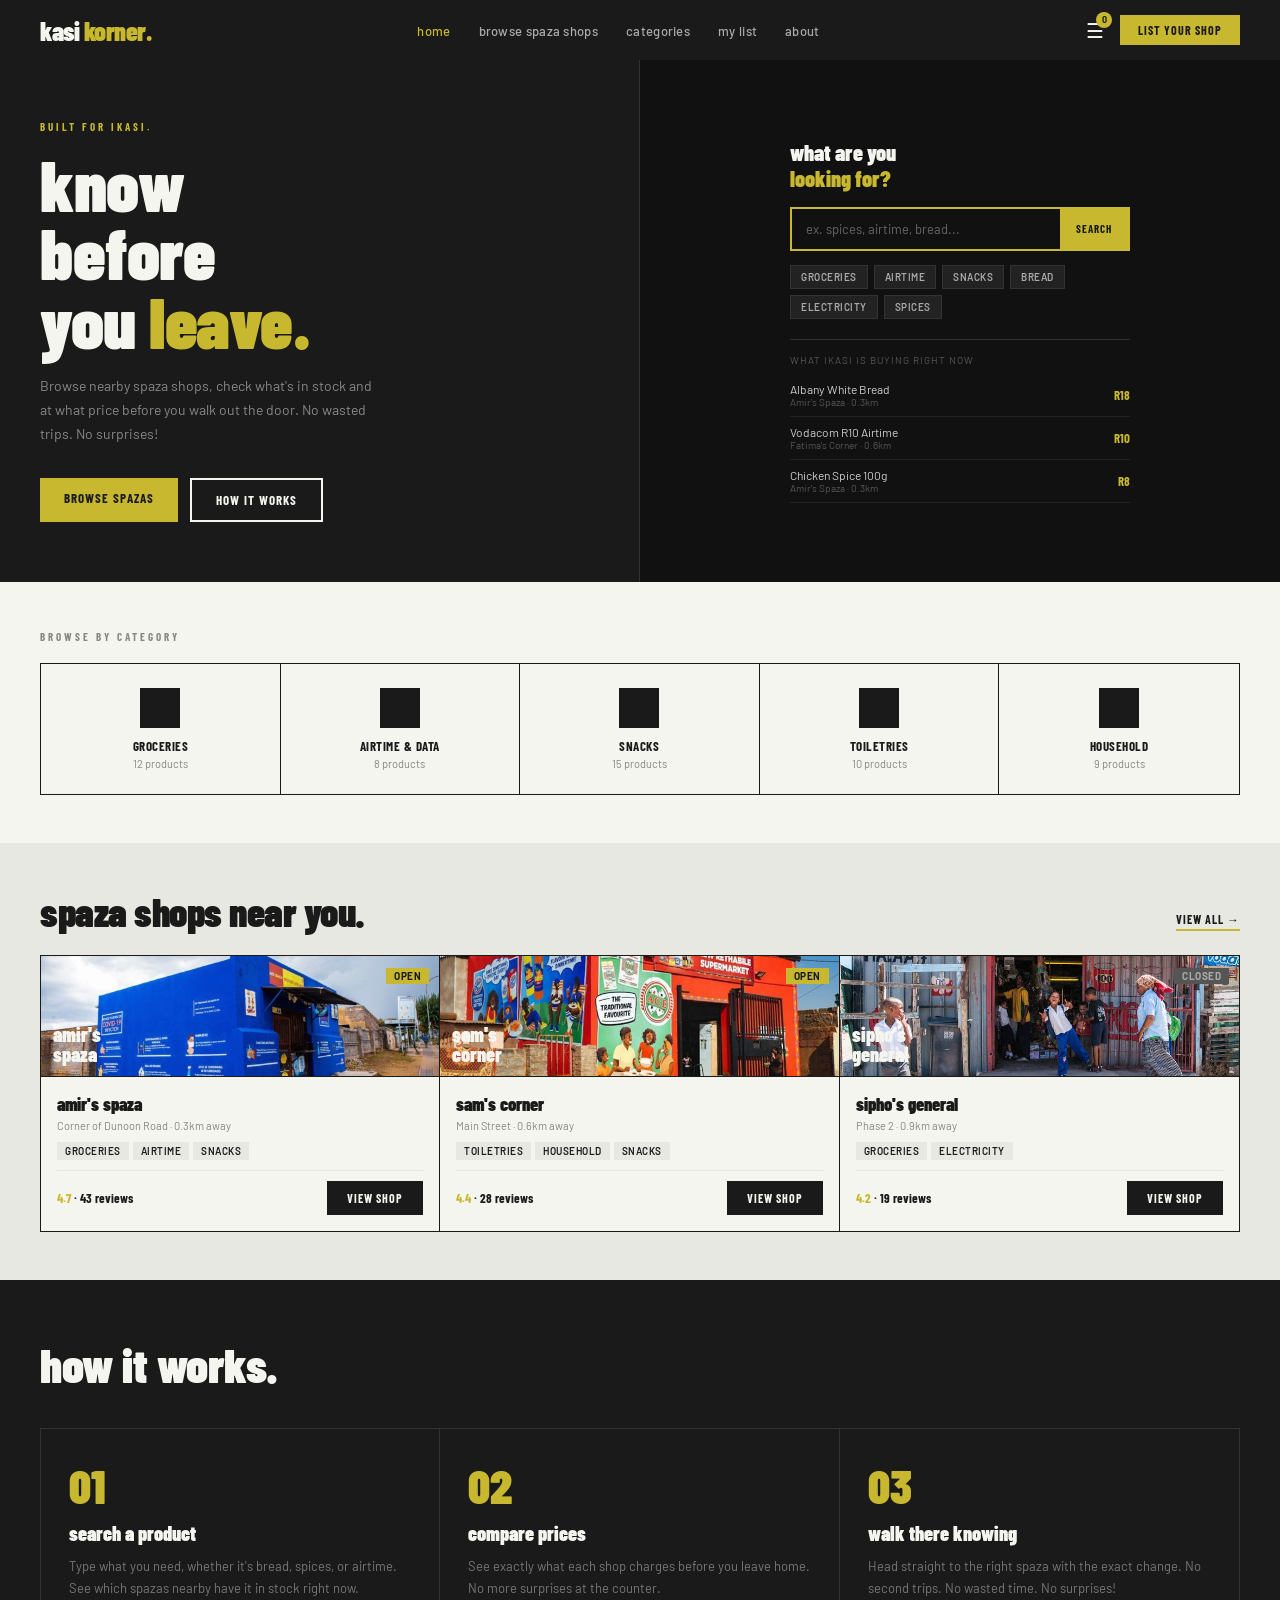
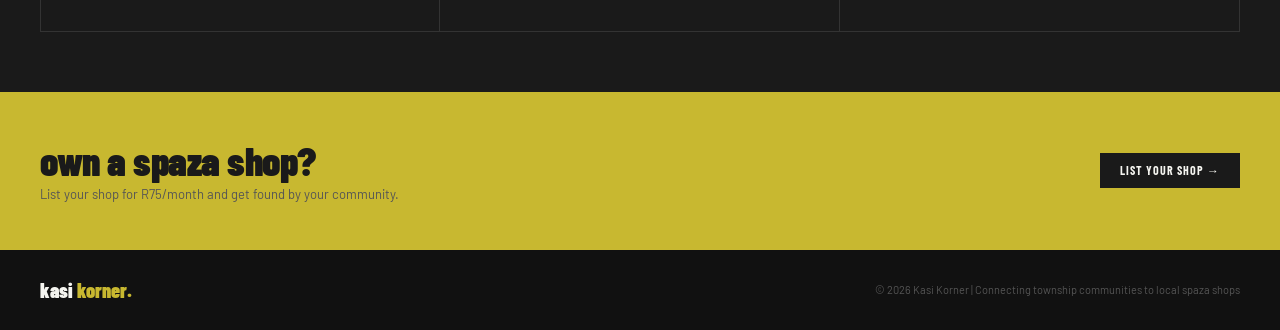
<file: index.html>
<!DOCTYPE html>
<html lang="en">
<head>
  <meta charset="UTF-8">
  <meta name="viewport" content="width=device-width, initial-scale=1.0">
  <title>Kasi Korner: Know before you leave home</title>
  <link rel="stylesheet" href="style.css">
  <style>


    /* hero section */
    .hero {
      background: var(--black);
      display: grid;
      grid-template-columns: 1fr 1fr;
      min-height: 520px;
    }

    .hero-left {
      padding: 60px 40px;
      display: flex;
      flex-direction: column;
      justify-content: center;
      border-right: 1.5px solid #333;
    }

    .hero-eyebrow {
      font-family: 'Barlow Condensed', sans-serif;
      font-size: 11px;
      font-weight: 700;
      letter-spacing: 3px;
      text-transform: uppercase;
      color: var(--yellow);
      margin-bottom: 16px;
    }

    .hero-h1 {
      font-size: 72px;
      color: var(--white);
      margin-bottom: 20px;
      line-height: 0.95;
    }

    .hero-h1 em {
      color: var(--yellow);
      font-style: normal;
    }

    .hero-sub {
      color: #888;
      font-size: 14px;
      line-height: 1.7;
      max-width: 340px;
      margin-bottom: 32px;
    }

    .hero-btns { display: flex; gap: 12px; }


    /* search panel */
    .hero-right {
      background: #111;
      display: flex;
      align-items: center;
      justify-content: center;
      padding: 40px;
    }

    .search-panel {
      width: 100%;
      max-width: 340px;
    }

    .search-panel-title {
      font-family: 'Barlow Condensed', sans-serif;
      font-weight: 900;
      font-size: 22px;
      color: var(--white);
      text-transform: lowercase;
      margin-bottom: 16px;
    }

    .search-panel-title span { color: var(--yellow); }

    .search-box {
      display: flex;
      border: 2px solid var(--yellow);
      margin-bottom: 14px;
    }

    .search-box input {
      flex: 1;
      background: transparent;
      border: none;
      padding: 12px 14px;
      font-size: 13px;
      color: var(--white);
      outline: none;
      font-family: 'Barlow', sans-serif;
    }

    .search-box input::placeholder { color: #666; }

    .search-box button {
      background: var(--yellow);
      color: var(--black);
      border: none;
      padding: 0 16px;
      font-size: 11px;
      font-weight: 700;
      font-family: 'Barlow Condensed', sans-serif;
      letter-spacing: 1px;
      text-transform: uppercase;
      cursor: pointer;
    }

    .quick-tags {
      display: flex;
      flex-wrap: wrap;
      gap: 6px;
      margin-bottom: 20px;
    }

    .quick-tag {
      background: #222;
      color: #aaa;
      font-size: 10px;
      font-weight: 600;
      padding: 5px 10px;
      cursor: pointer;
      letter-spacing: 0.5px;
      text-transform: uppercase;
      border: 1px solid #333;
      transition: all 0.2s;
    }

    .quick-tag:hover {
      background: var(--yellow);
      color: var(--black);
      border-color: var(--yellow);
    }

    .search-result-preview {
      border-top: 1px solid #333;
      padding-top: 14px;
    }

    .preview-label {
      font-size: 10px;
      color: #555;
      text-transform: uppercase;
      letter-spacing: 1px;
      margin-bottom: 8px;
    }

    .preview-item {
      display: flex;
      justify-content: space-between;
      align-items: center;
      padding: 8px 0;
      border-bottom: 1px solid #222;
    }

    .preview-item-name { font-size: 12px; color: #ccc; }
    .preview-item-price { font-size: 13px; font-weight: 700; color: var(--yellow); font-family: 'Barlow Condensed', sans-serif; }
    .preview-item-shop { font-size: 10px; color: #555; }




    /* categories sec */
    .categories { padding: 48px 40px; background: var(--white); }

    .cat-grid {
      display: grid;
      grid-template-columns: repeat(5, 1fr);
      gap: 0;
      border: 1.5px solid var(--black);
      margin-top: 20px;
    }

    .cat-item {
      padding: 24px 16px;
      text-align: center;
      border-right: 1.5px solid var(--black);
      cursor: pointer;
      transition: background 0.2s;
      text-decoration: none;
      color: var(--black);
      display: block;
    }

    .cat-item:last-child { border-right: none; }
    .cat-item:hover { background: var(--yellow); }

    .cat-icon {
      width: 40px;
      height: 40px;
      background: var(--black);
      margin: 0 auto 10px;
    }

    .cat-item:hover .cat-icon { background: var(--black); }

    .cat-name {
      font-family: 'Barlow Condensed', sans-serif;
      font-weight: 700;
      font-size: 13px;
      text-transform: uppercase;
      letter-spacing: 0.5px;
    }

    .cat-count { font-size: 11px; color: var(--mid); margin-top: 3px; }

    /* nearby spaza shops */
    .nearby { padding: 48px 40px; background: var(--gray); }

    .section-header {
      display: flex;
      justify-content: space-between;
      align-items: flex-end;
      margin-bottom: 24px;
    }

    .section-header h2 { font-size: 40px; color: var(--black); }

    .section-header a {
      font-family: 'Barlow Condensed', sans-serif;
      font-weight: 700;
      font-size: 12px;
      letter-spacing: 1px;
      text-transform: uppercase;
      color: var(--black);
      text-decoration: none;
      border-bottom: 2px solid var(--yellow);
      padding-bottom: 2px;
    }

    .spaza-grid {
      display: grid;
      grid-template-columns: repeat(3, 1fr);
      gap: 0;
      border: 1.5px solid var(--black);
    }

    .spaza-card {
      border-right: 1.5px solid var(--black);
      background: var(--white);
      cursor: pointer;
      transition: background 0.15s;
      text-decoration: none;
      color: var(--black);
      display: block;
    }

    .spaza-card:last-child { border-right: none; }
    .spaza-card:hover { background: #f0f0ea; }

    .spaza-img {
      height: 120px;
      background: var(--black);
      display: flex;
      align-items: flex-end;
      padding: 12px;
      position: relative;
    }

    .spaza-img-label {
      font-family: 'Barlow Condensed', sans-serif;
      font-weight: 900;
      font-size: 20px;
      color: var(--white);
      text-transform: lowercase;
      line-height: 1;
    }

    .spaza-status {
      position: absolute;
      top: 10px;
      right: 10px;
    }

    .spaza-body { padding: 16px; border-top: 1.5px solid var(--black); }

    .spaza-name {
      font-family: 'Barlow Condensed', sans-serif;
      font-weight: 900;
      font-size: 18px;
      text-transform: lowercase;
      margin-bottom: 4px;
    }

    .spaza-meta { font-size: 11px; color: var(--mid); margin-bottom: 10px; }

    .spaza-tags { display: flex; gap: 4px; flex-wrap: wrap; margin-bottom: 10px; }

    .spaza-footer {
      display: flex;
      justify-content: space-between;
      align-items: center;
      padding-top: 10px;
      border-top: 1px solid var(--gray);
    }

    .spaza-rating {
      font-family: 'Barlow Condensed', sans-serif;
      font-weight: 700;
      font-size: 13px;
    }

    .spaza-rating em {
      color: var(--yellow);
      font-style: normal;
    }

    /* how does it work section (of home page) */
    .how { background: var(--black); padding: 60px 40px; }
    .how h2 { font-size: 48px; color: var(--white); margin-bottom: 40px; }

    .how-grid {
      display: grid;
      grid-template-columns: repeat(3, 1fr);
      gap: 0;
      border: 1.5px solid #333;
    }

    .how-item {
      padding: 32px 28px;
      border-right: 1.5px solid #333;
    }

    .how-item:last-child { border-right: none; }

    .how-num {
      font-family: 'Barlow Condensed', sans-serif;
      font-weight: 900;
      font-size: 48px;
      color: var(--yellow);
      line-height: 1;
      margin-bottom: 12px;
    }

    .how-title {
      font-family: 'Barlow Condensed', sans-serif;
      font-weight: 900;
      font-size: 20px;
      color: var(--white);
      text-transform: lowercase;
      margin-bottom: 10px;
    }

    .how-desc { font-size: 13px; color: #777; line-height: 1.7; }

    /* own a spaza shop? banner */
    .owner-banner {
      background: var(--yellow);
      padding: 48px 40px;
      display: flex;
      justify-content: space-between;
      align-items: center;
    }

    .owner-banner h2 { font-size: 40px; color: var(--black); }
    .owner-banner p { font-size: 13px; color: #555; margin-top: 6px; }


    .toast {
      position: fixed;
      bottom: 24px;
      right: 24px;
      background: var(--black);
      color: var(--white);
      padding: 12px 20px;
      font-size: 13px;
      z-index: 9999;
      opacity: 0;
      transform: translateY(10px);
      transition: all 0.3s;
      pointer-events: none;
      border-left: 3px solid var(--yellow);
    }

    .toast.show { opacity: 1; transform: translateY(0); }
  </style>
</head>
<body>

<nav>
  <a href="index.html" class="nav-logo">kasi <span>korner.</span></a>
  <ul class="nav-links">
    <li><a href="index.html" class="active">home</a></li>
    <li><a href="browse.html">browse spaza shops</a></li>
    <li><a href="categories.html">categories</a></li>
    <li><a href="mylist.html">my list</a></li>
    <li><a href="about.html">about</a></li>
  </ul>
  <div style="display:flex;align-items:center;gap:16px;">
    <a href="mylist.html" class="cart-icon">
      &#9776;
      <span class="cart-badge" id="cart-count">0</span>
    </a>
    <a href="list-your-shop.html" class="nav-cta">list your shop</a>
  </div>
</nav>

<section class="hero">
  <div class="hero-left">
    <div class="hero-eyebrow">built for iKasi.</div>
    <h1 class="hero-h1">know<br>before<br>you <em>leave.</em></h1>
    <p class="hero-sub">Browse nearby spaza shops, check what's in stock and at what price before you walk out the door. No wasted trips. No surprises!</p>
    <div class="hero-btns">
      <a href="browse.html" class="btn-primary">browse spazas</a>
      <a href="about.html" class="btn-outline">how it works</a>
    </div>
  </div>
  <div class="hero-right">
    <div class="search-panel">
      <div class="search-panel-title">what are you<br><span>looking for?</span></div>
      <div class="search-box">
        <input type="text" id="hero-search" placeholder="ex. spices, airtime, bread...">
        <button onclick="doSearch()">search</button>
      </div>
      <div class="quick-tags">
        <span class="quick-tag" onclick="setSearch('groceries')">groceries</span>
        <span class="quick-tag" onclick="setSearch('airtime')">airtime</span>
        <span class="quick-tag" onclick="setSearch('snacks')">snacks</span>
        <span class="quick-tag" onclick="setSearch('bread')">bread</span>
        <span class="quick-tag" onclick="setSearch('electricity')">electricity</span>
        <span class="quick-tag" onclick="setSearch('spices')">spices</span>
      </div>
      <div class="search-result-preview">
        <div class="preview-label">What iKasi is buying right now</div>
        <div class="preview-item">
          <div><div class="preview-item-name">Albany White Bread</div><div class="preview-item-shop">Amir's Spaza · 0.3km</div></div>
          <div class="preview-item-price">R18</div>
        </div>
        <div class="preview-item">
          <div><div class="preview-item-name">Vodacom R10 Airtime</div><div class="preview-item-shop">Fatima's Corner · 0.6km</div></div>
          <div class="preview-item-price">R10</div>
        </div>
        <div class="preview-item">
          <div><div class="preview-item-name">Chicken Spice 100g</div><div class="preview-item-shop">Amir's Spaza · 0.3km</div></div>
          <div class="preview-item-price">R8</div>
        </div>
      </div>
    </div>
  </div>
</section>

<section class="categories">
  <div class="section-label">browse by category</div>
  <div class="cat-grid">
    <a href="categories.html#groceries" class="cat-item">
      <div class="cat-icon"></div>
      <div class="cat-name">groceries</div>
      <div class="cat-count">12 products</div>
    </a>
    <a href="categories.html#airtime" class="cat-item">
      <div class="cat-icon"></div>
      <div class="cat-name">airtime & data</div>
      <div class="cat-count">8 products</div>
    </a>
    <a href="categories.html#snacks" class="cat-item">
      <div class="cat-icon"></div>
      <div class="cat-name">snacks</div>
      <div class="cat-count">15 products</div>
    </a>
    <a href="categories.html#toiletries" class="cat-item">
      <div class="cat-icon"></div>
      <div class="cat-name">toiletries</div>
      <div class="cat-count">10 products</div>
    </a>
    <a href="categories.html#household" class="cat-item">
      <div class="cat-icon"></div>
      <div class="cat-name">household</div>
      <div class="cat-count">9 products</div>
    </a>
  </div>
</section>

<section class="nearby">
  <div class="section-header">
    <h2>spaza shops near you.</h2>
    <a href="browse.html">view all →</a>
  </div>
  <div class="spaza-grid">
    <a href="spaza.html" class="spaza-card">
      <div class="spaza-img" style="background-image: url(&quot;images/amir's-spaza.jpg&quot;); background-size: cover; background-position: center;">
        <div class="spaza-img-label">amir's<br>spaza</div>
        <div class="spaza-status"><span class="tag-open">open</span></div>
      </div>
      <div class="spaza-body">
        <div class="spaza-name">amir's spaza</div>
        <div class="spaza-meta">Corner of Dunoon Road · 0.3km away</div>
        <div class="spaza-tags">
          <span class="tag">groceries</span>
          <span class="tag">airtime</span>
          <span class="tag">snacks</span>
        </div>
        <div class="spaza-footer">
          <div class="spaza-rating"><em>4.7</em> · 43 reviews</div>
          <span class="btn-dark">view shop</span>
        </div>
      </div>
    </a>
    <a href="spaza.html" class="spaza-card">
      <div class="spaza-img" style="background-image: url(&quot;images/sam's-corner.jpg&quot;); background-size: cover; background-position: center;">
        <div class="spaza-img-label">sam's<br>corner</div>
        <div class="spaza-status"><span class="tag-open">open</span></div>
      </div>
      <div class="spaza-body">
        <div class="spaza-name">sam's corner</div>
        <div class="spaza-meta">Main Street · 0.6km away</div>
        <div class="spaza-tags">
          <span class="tag">toiletries</span>
          <span class="tag">household</span>
          <span class="tag">snacks</span>
        </div>
        <div class="spaza-footer">
          <div class="spaza-rating"><em>4.4</em> · 28 reviews</div>
          <span class="btn-dark">view shop</span>
        </div>
      </div>
    </a>
    <a href="spaza.html" class="spaza-card">
      <div class="spaza-img" style="background-image: url(&quot;images/sipho's.jpg&quot;); background-size: cover; background-position: center;">
        <div class="spaza-img-label">sipho's<br>general</div>
        <div class="spaza-status"><span class="tag-closed">closed</span></div>
      </div>
      <div class="spaza-body">
        <div class="spaza-name">sipho's general</div>
        <div class="spaza-meta">Phase 2 · 0.9km away</div>
        <div class="spaza-tags">
          <span class="tag">groceries</span>
          <span class="tag">electricity</span>
        </div>
        <div class="spaza-footer">
          <div class="spaza-rating"><em>4.2</em> · 19 reviews</div>
          <span class="btn-dark">view shop</span>
        </div>
      </div>
    </a>
  </div>
</section>

<section class="how">
  <h2>how it works.</h2>
  <div class="how-grid">
    <div class="how-item">
      <div class="how-num">01</div>
      <div class="how-title">search a product</div>
      <div class="how-desc">Type what you need, whether it's bread, spices, or airtime. See which spazas nearby have it in stock right now.</div>
    </div>
    <div class="how-item">
      <div class="how-num">02</div>
      <div class="how-title">compare prices</div>
      <div class="how-desc">See exactly what each shop charges before you leave home. No more surprises at the counter.</div>
    </div>
    <div class="how-item">
      <div class="how-num">03</div>
      <div class="how-title">walk there knowing</div>
      <div class="how-desc">Head straight to the right spaza with the exact change. No second trips. No wasted time. No surprises!</div>
    </div>
  </div>
</section>

<section class="owner-banner">
  <div>
    <h2>own a spaza shop?</h2>
    <p>List your shop for R75/month and get found by your community.</p>
  </div>
  <a href="list-your-shop.html" class="btn-dark">list your shop →</a>
</section>

<footer>
  <div class="logo">kasi <span>korner.</span></div>
  <p>© 2026 Kasi Korner | Connecting township communities to local spaza shops</p>
</footer>

<div class="toast" id="toast"></div>

<script>
  function setSearch(val) {
    document.getElementById('hero-search').value = val;
  }

  function doSearch() {
    const val = document.getElementById('hero-search').value.trim();
    if (val) {
      window.location.href = `browse.html?search=${encodeURIComponent(val)}`;
    }
  }

  document.getElementById('hero-search').addEventListener('keydown', function(e) {
    if (e.key === 'Enter') doSearch();
  });

  function updateCartCount() {
    const list = JSON.parse(localStorage.getItem('kasiList') || '[]');
    document.getElementById('cart-count').textContent = list.length;
  }

  updateCartCount();
</script>

</body>
</html>
</file>
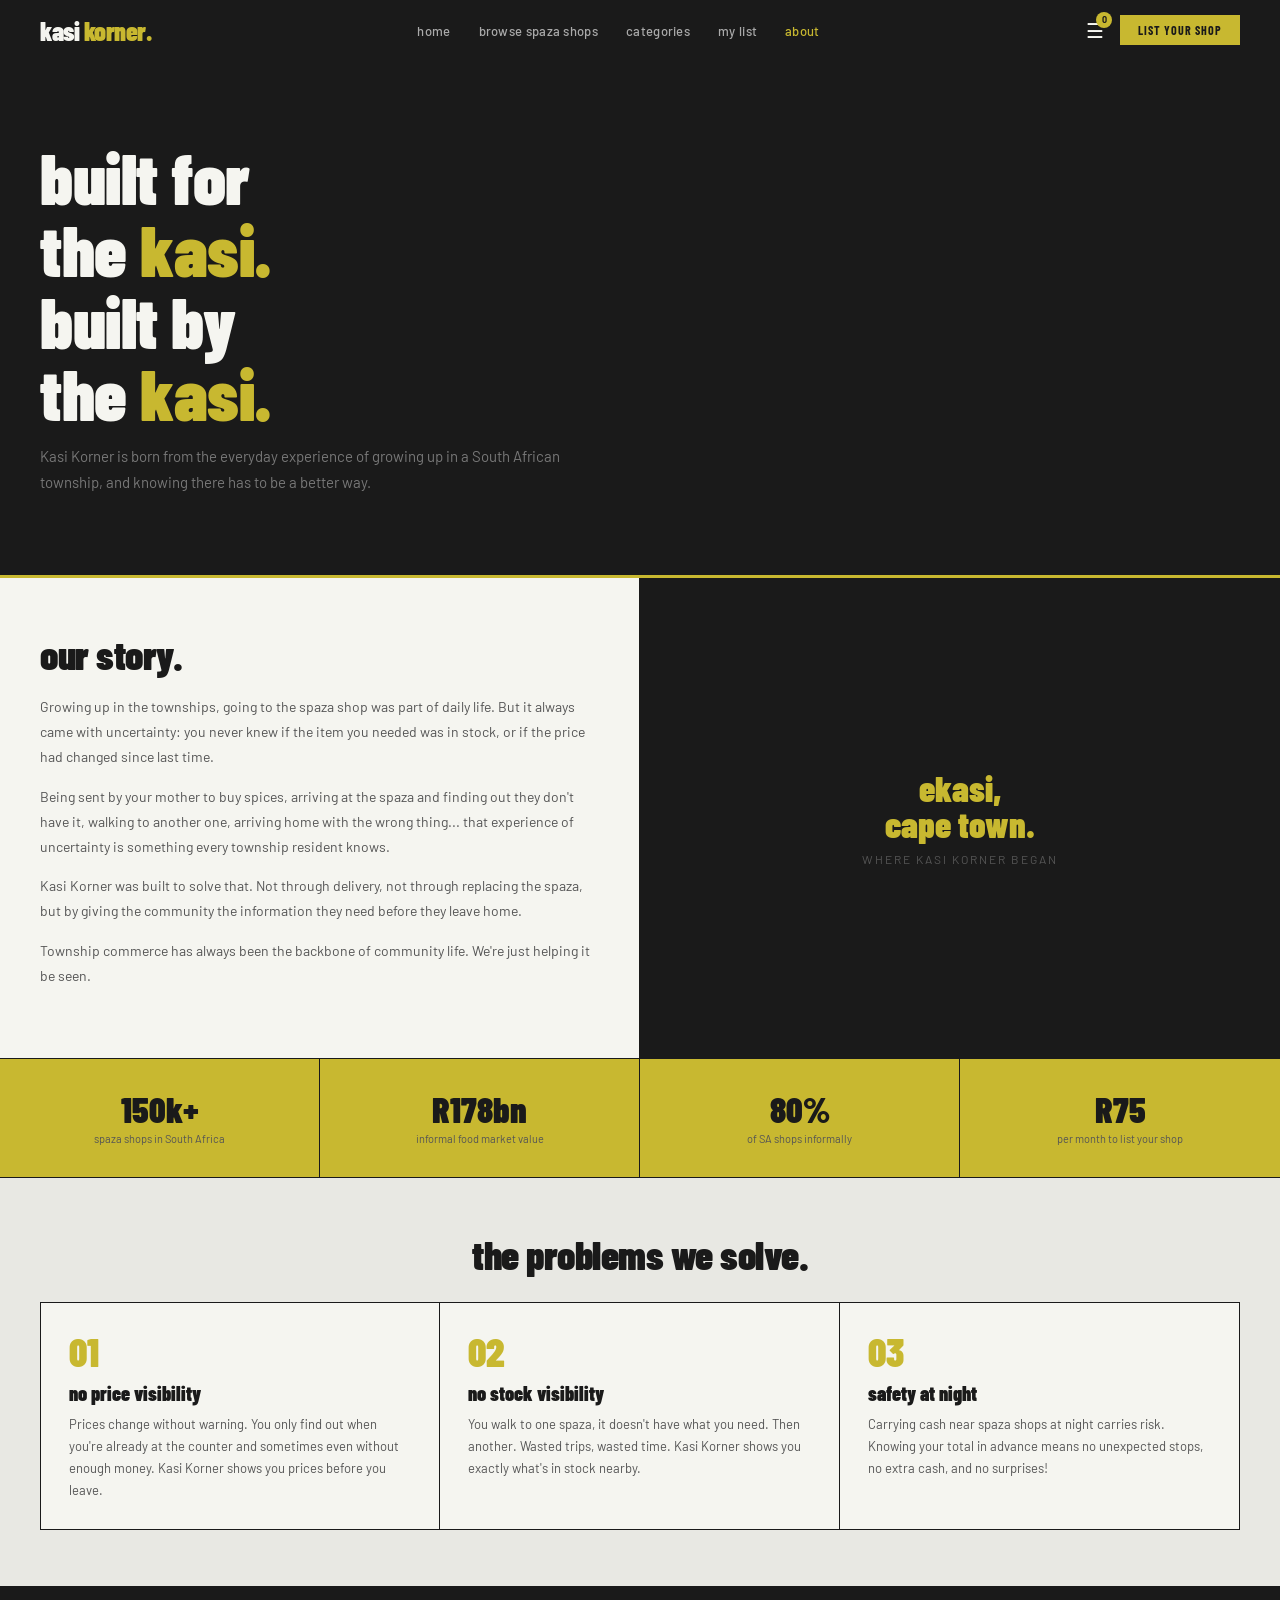
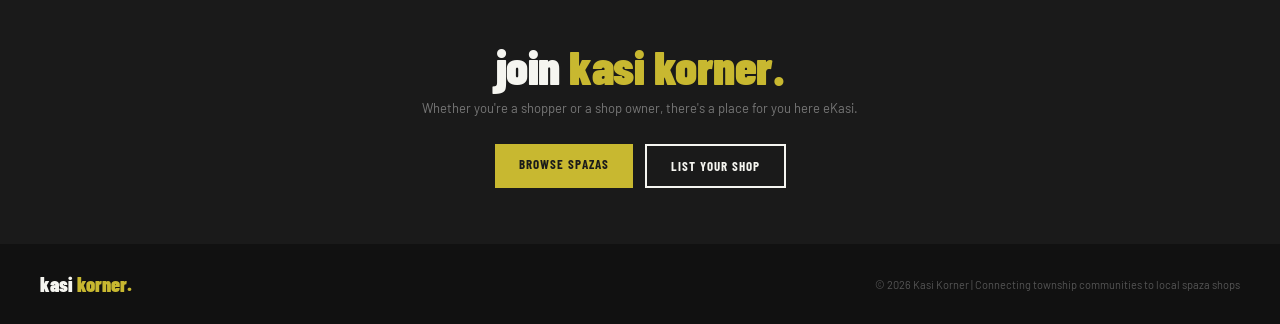
<file: about.html>
<!DOCTYPE html>
<html lang="en">
<head>
  <meta charset="UTF-8">
  <meta name="viewport" content="width=device-width, initial-scale=1.0">
  <title>About: Kasi Korner</title>
  <link rel="stylesheet" href="style.css">
  <style>
    .hero {
      background: var(--black);
      padding: 80px 40px;
      border-bottom: 3px solid var(--yellow);
    }

    .hero h1 { font-size: 72px; color: var(--white); margin-bottom: 16px; }
    .hero h1 em { color: var(--yellow); font-style: normal; }
    .hero p { font-size: 15px; color: #777; max-width: 520px; line-height: 1.7; }

    .story {
      display: grid;
      grid-template-columns: 1fr 1fr;
      border-bottom: 1.5px solid var(--black);
    }

    .story-text {
      padding: 56px 40px;
      border-right: 1.5px solid var(--black);
    }

    .story-text h2 { font-size: 40px; margin-bottom: 20px; }

    .story-text p {
      font-size: 14px;
      color: #555;
      line-height: 1.8;
      margin-bottom: 14px;
    }

    .story-img {
      background: var(--black);
      display: flex;
      flex-direction: column;
      align-items: center;
      justify-content: center;
      padding: 40px;
    }

    .story-img-label {
      font-family: 'Barlow Condensed', sans-serif;
      font-weight: 900;
      font-size: 36px;
      color: var(--yellow);
      text-transform: lowercase;
      text-align: center;
      line-height: 1;
      margin-bottom: 10px;
    }

    .story-img-sub { font-size: 12px; color: #555; letter-spacing: 2px; text-transform: uppercase; }

    .stats {
      background: var(--yellow);
      display: grid;
      grid-template-columns: repeat(4, 1fr);
      border-bottom: 1.5px solid var(--black);
    }

    .stat {
      padding: 32px 20px;
      text-align: center;
      border-right: 1.5px solid var(--black);
    }

    .stat:last-child { border-right: none; }

    .stat-num {
      font-family: 'Barlow Condensed', sans-serif;
      font-weight: 900;
      font-size: 36px;
      color: var(--black);
      line-height: 1;
    }

    .stat-label { font-size: 11px; color: #555; margin-top: 5px; }

    .problems {
      padding: 56px 40px;
      background: var(--gray);
    }

    .problems h2 { font-size: 40px; margin-bottom: 28px; text-align: center; }

    .problem-grid {
      display: grid;
      grid-template-columns: repeat(3, 1fr);
      gap: 0;
      border: 1.5px solid var(--black);
    }

    .problem-card {
      background: var(--white);
      padding: 28px;
      border-right: 1.5px solid var(--black);
    }

    .problem-card:last-child { border-right: none; }

    .problem-num {
      font-family: 'Barlow Condensed', sans-serif;
      font-weight: 900;
      font-size: 40px;
      color: var(--yellow);
      line-height: 1;
      margin-bottom: 10px;
    }

    .problem-title {
      font-family: 'Barlow Condensed', sans-serif;
      font-weight: 900;
      font-size: 20px;
      text-transform: lowercase;
      margin-bottom: 8px;
    }

    .problem-desc { font-size: 13px; color: #555; line-height: 1.7; }

    .cta {
      background: var(--black);
      padding: 56px 40px;
      text-align: center;
    }

    .cta h2 { font-size: 48px; color: var(--white); margin-bottom: 10px; }
    .cta h2 em { color: var(--yellow); font-style: normal; }
    .cta p { font-size: 13px; color: #777; margin-bottom: 28px; }
    .cta-btns { display: flex; gap: 12px; justify-content: center; }
  </style>
</head>
<body>

<nav>
  <a href="index.html" class="nav-logo">kasi <span>korner.</span></a>
  <ul class="nav-links">
    <li><a href="index.html">home</a></li>
    <li><a href="browse.html">browse spaza shops </a></li>
    <li><a href="categories.html">categories</a></li>
    <li><a href="mylist.html">my list</a></li>
    <li><a href="about.html" class="active">about</a></li>
  </ul>
  <div style="display:flex;align-items:center;gap:16px;">
    <a href="mylist.html" class="cart-icon">&#9776;<span class="cart-badge" id="cart-count">0</span></a>
    <a href="list-your-shop.html" class="nav-cta">list your shop</a>
  </div>
</nav>

<section class="hero">
  <h1>built for<br>the <em>kasi.</em><br>built by<br>the <em>kasi.</em></h1>
  <p>Kasi Korner is born from the everyday experience of growing up in a South African township, and knowing there has to be a better way.</p>
</section>

<section class="story">
  <div class="story-text">
    <h2>our story.</h2>
    <p>Growing up in the townships, going to the spaza shop was part of daily life. But it always came with uncertainty: you never knew if the item you needed was in stock, or if the price had changed since last time.</p>
    <p>Being sent by your mother to buy spices, arriving at the spaza and finding out they don't have it, walking to another one, arriving home with the wrong thing... that experience of uncertainty is something every township resident knows.</p>
    <p>Kasi Korner was built to solve that. Not through delivery, not through replacing the spaza, but by giving the community the information they need before they leave home.</p>
    <p>Township commerce has always been the backbone of community life. We're just helping it be seen.</p>
  </div>
  <div class="story-img">
    <div class="story-img-label">eKasi,<br>cape town.</div>
    <div class="story-img-sub">where kasi korner began</div>
  </div>
</section>

<section class="stats">
  <div class="stat">
    <div class="stat-num">150k+</div>
    <div class="stat-label">spaza shops in South Africa</div>
  </div>
  <div class="stat">
    <div class="stat-num">R178bn</div>
    <div class="stat-label">informal food market value</div>
  </div>
  <div class="stat">
    <div class="stat-num">80%</div>
    <div class="stat-label">of SA shops informally</div>
  </div>
  <div class="stat">
    <div class="stat-num">R75</div>
    <div class="stat-label">per month to list your shop</div>
  </div>
</section>

<section class="problems">
  <h2>the problems we solve.</h2>
  <div class="problem-grid">
    <div class="problem-card">
      <div class="problem-num">01</div>
      <div class="problem-title">no price visibility</div>
      <div class="problem-desc">Prices change without warning. You only find out when you're already at the counter and sometimes even without enough money. Kasi Korner shows you prices before you leave.</div>
    </div>
    <div class="problem-card">
      <div class="problem-num">02</div>
      <div class="problem-title">no stock visibility</div>
      <div class="problem-desc">You walk to one spaza, it doesn't have what you need. Then another. Wasted trips, wasted time. Kasi Korner shows you exactly what's in stock nearby.</div>
    </div>
    <div class="problem-card">
      <div class="problem-num">03</div>
      <div class="problem-title">safety at night</div>
      <div class="problem-desc">Carrying cash near spaza shops at night carries risk. Knowing your total in advance means no unexpected stops, no extra cash, and no surprises!</div>
    </div>
  </div>
</section>

<section class="cta">
  <h2>join <em>kasi korner.</em></h2>
  <p>Whether you're a shopper or a shop owner, there's a place for you here eKasi.</p>
  <div class="cta-btns">
    <a href="browse.html" class="btn-primary">browse spazas</a>
    <a href="list-your-shop.html" class="btn-outline">list your shop</a>
  </div>
</section>

<footer>
  <div class="logo">kasi <span>korner.</span></div>
  <p>© 2026 Kasi Korner | Connecting township communities to local spaza shops</p>
</footer>

<script>
function updateCartCount() {
  const list = JSON.parse(localStorage.getItem('kasiList') || '[]');
  document.getElementById('cart-count').textContent = list.length;
}
updateCartCount();
</script>
</body>
</html>
</file>
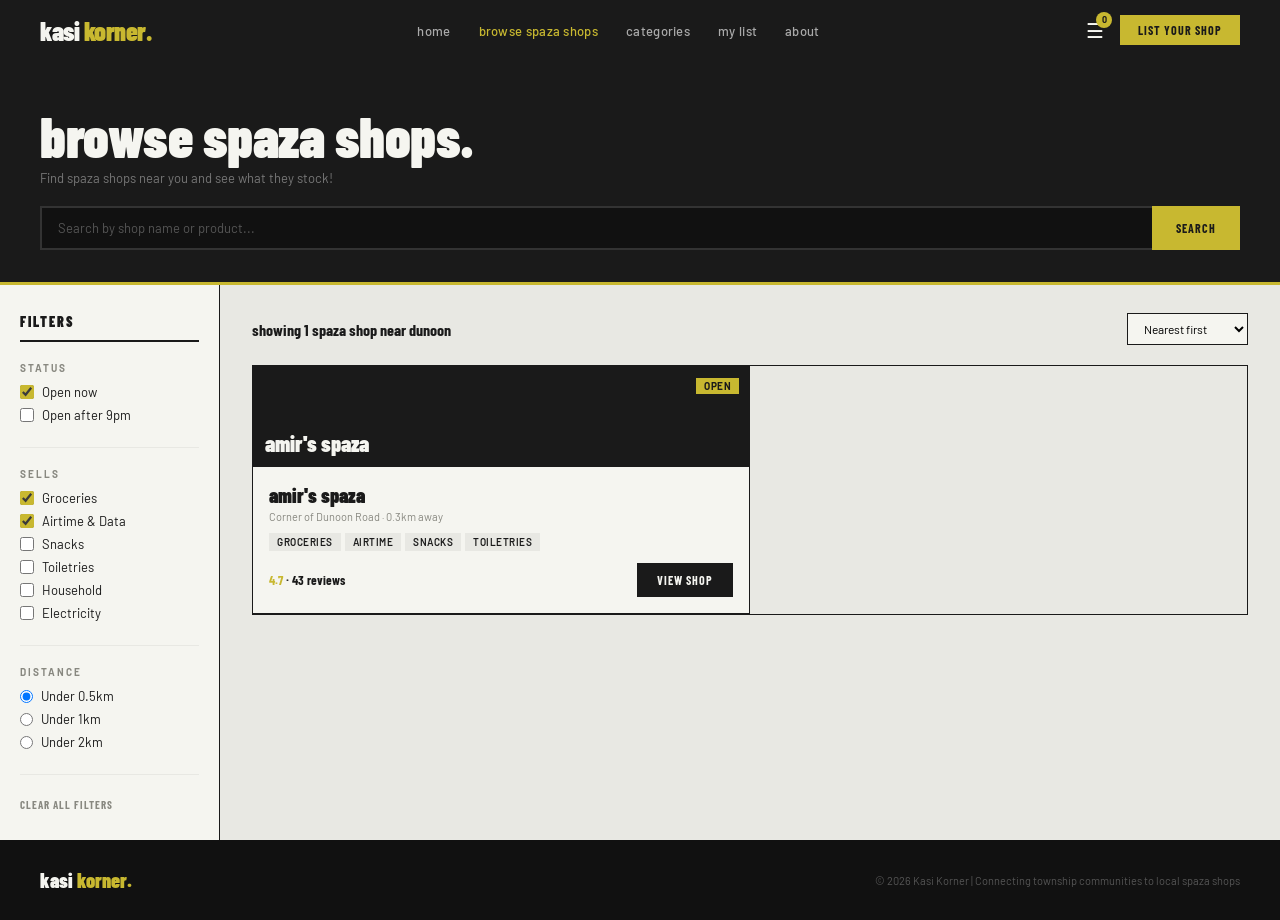
<file: browse.html>
<!DOCTYPE html>
<html lang="en">
<head>
  <meta charset="UTF-8">
  <meta name="viewport" content="width=device-width, initial-scale=1.0">
  <title>Browse Spazas: Kasi Korner</title>
  <link rel="stylesheet" href="style.css">
  <style>
    .page-header {
      background: var(--black);
      padding: 48px 40px 32px;
      border-bottom: 3px solid var(--yellow);
    }

    .page-header h1 { font-size: 56px; color: var(--white); margin-bottom: 6px; }
    .page-header p { color: #777; font-size: 13px; }

    .search-row {
      display: flex;
      gap: 0;
      margin-top: 20px;
    }

    .search-row input {
      flex: 1;
      background: #111;
      border: 2px solid #333;
      border-right: none;
      padding: 12px 16px;
      font-size: 13px;
      color: var(--white);
      outline: none;
      font-family: 'Barlow', sans-serif;
    }

    .search-row input::placeholder { color: #555; }
    .search-row input:focus { border-color: var(--yellow); }

    .search-row button {
      background: var(--yellow);
      color: var(--black);
      border: none;
      padding: 0 24px;
      font-size: 12px;
      font-weight: 700;
      font-family: 'Barlow Condensed', sans-serif;
      letter-spacing: 1px;
      text-transform: uppercase;
      cursor: pointer;
    }

    .body-layout {
      display: grid;
      grid-template-columns: 220px 1fr;
    }

    /* SIDEBAR */
    .sidebar {
      background: var(--white);
      border-right: 1.5px solid var(--black);
      padding: 28px 20px;
    }

    .filter-heading {
      font-family: 'Barlow Condensed', sans-serif;
      font-weight: 900;
      font-size: 14px;
      text-transform: uppercase;
      letter-spacing: 2px;
      color: var(--black);
      margin-bottom: 20px;
      padding-bottom: 10px;
      border-bottom: 2px solid var(--black);
    }

    .filter-section { margin-bottom: 24px; }

    .filter-section-title {
      font-size: 10px;
      font-weight: 700;
      letter-spacing: 2px;
      text-transform: uppercase;
      color: var(--mid);
      margin-bottom: 10px;
    }

    .filter-option {
      display: flex;
      align-items: center;
      gap: 8px;
      margin-bottom: 7px;
      cursor: pointer;
    }

    .filter-option input[type="checkbox"] {
      accent-color: var(--yellow);
      width: 14px;
      height: 14px;
    }

    .filter-option label {
      font-size: 13px;
      color: var(--black);
      cursor: pointer;
    }

    .filter-divider {
      border: none;
      border-top: 1px solid var(--gray);
      margin: 20px 0;
    }

    .clear-filters {
      font-size: 11px;
      font-weight: 700;
      text-transform: uppercase;
      letter-spacing: 1px;
      color: var(--mid);
      cursor: pointer;
      border: none;
      background: none;
      padding: 0;
      font-family: 'Barlow Condensed', sans-serif;
    }

    .clear-filters:hover { color: var(--black); }

    /* MAIN */
    .main-content { padding: 28px 32px; background: var(--gray); }

    .results-bar {
      display: flex;
      justify-content: space-between;
      align-items: center;
      margin-bottom: 20px;
    }

    .results-count {
      font-family: 'Barlow Condensed', sans-serif;
      font-weight: 700;
      font-size: 16px;
      text-transform: lowercase;
    }

    .sort-select {
      background: var(--white);
      border: 1.5px solid var(--black);
      padding: 7px 12px;
      font-size: 12px;
      font-family: 'Barlow', sans-serif;
      outline: none;
      cursor: pointer;
    }

    .spaza-grid {
      display: grid;
      grid-template-columns: repeat(2, 1fr);
      gap: 0;
      border: 1.5px solid var(--black);
    }

    .spaza-card {
      background: var(--white);
      border-right: 1.5px solid var(--black);
      border-bottom: 1.5px solid var(--black);
      cursor: pointer;
      text-decoration: none;
      color: var(--black);
      display: block;
      transition: background 0.15s;
    }

    .spaza-card:nth-child(2n) { border-right: none; }
    .spaza-card:hover { background: #f8f8f2; }

    .spaza-img {
      height: 100px;
      background: var(--black);
      display: flex;
      align-items: flex-end;
      padding: 12px;
      position: relative;
    }

    .spaza-img-label {
      font-family: 'Barlow Condensed', sans-serif;
      font-weight: 900;
      font-size: 22px;
      color: var(--white);
      text-transform: lowercase;
      line-height: 1;
    }

    .spaza-status { position: absolute; top: 10px; right: 10px; }

    .spaza-body { padding: 16px; border-top: 1.5px solid var(--black); }

    .spaza-name {
      font-family: 'Barlow Condensed', sans-serif;
      font-weight: 900;
      font-size: 20px;
      text-transform: lowercase;
      margin-bottom: 3px;
    }

    .spaza-meta { font-size: 11px; color: var(--mid); margin-bottom: 10px; }

    .spaza-tags { display: flex; gap: 4px; flex-wrap: wrap; margin-bottom: 12px; }

    .spaza-footer {
      display: flex;
      justify-content: space-between;
      align-items: center;
    }

    .spaza-rating {
      font-family: 'Barlow Condensed', sans-serif;
      font-weight: 700;
      font-size: 13px;
    }

    .spaza-rating em { color: var(--yellow); font-style: normal; }

    .no-results {
      text-align: center;
      padding: 60px 20px;
      display: none;
    }

    .no-results h3 {
      font-size: 28px;
      text-transform: lowercase;
      margin-bottom: 8px;
    }

    .no-results p { font-size: 13px; color: var(--mid); }
  </style>
</head>
<body>

<nav>
  <a href="index.html" class="nav-logo">kasi <span>korner.</span></a>
  <ul class="nav-links">
    <li><a href="index.html">home</a></li>
    <li><a href="browse.html" class="active">browse spaza shops</a></li>
    <li><a href="categories.html">categories</a></li>
    <li><a href="mylist.html">my list</a></li>
    <li><a href="about.html">about</a></li>
  </ul>
  <div style="display:flex;align-items:center;gap:16px;">
    <a href="mylist.html" class="cart-icon">&#9776;<span class="cart-badge" id="cart-count">0</span></a>
    <a href="list-your-shop.html" class="nav-cta">list your shop</a>
  </div>
</nav>

<div class="page-header">
  <h1>browse spaza shops.</h1>
  <p>Find spaza shops near you and see what they stock!</p>
  <div class="search-row">
    <input type="text" id="search-input" placeholder="Search by shop name or product...">
    <button onclick="filterShops()">search</button>
  </div>
</div>

<div class="body-layout">
  <div class="sidebar">
    <div class="filter-heading">filters</div>

    <div class="filter-section">
      <div class="filter-section-title">status</div>
      <div class="filter-option">
        <input type="checkbox" id="f-open" checked onchange="filterShops()">
        <label for="f-open">Open now</label>
      </div>
      <div class="filter-option">
        <input type="checkbox" id="f-late" onchange="filterShops()">
        <label for="f-late">Open after 9pm</label>
      </div>
    </div>

    <hr class="filter-divider">

    <div class="filter-section">
      <div class="filter-section-title">sells</div>
      <div class="filter-option">
        <input type="checkbox" id="f-groceries" checked onchange="filterShops()">
        <label for="f-groceries">Groceries</label>
      </div>
      <div class="filter-option">
        <input type="checkbox" id="f-airtime" checked onchange="filterShops()">
        <label for="f-airtime">Airtime & Data</label>
      </div>
      <div class="filter-option">
        <input type="checkbox" id="f-snacks" onchange="filterShops()">
        <label for="f-snacks">Snacks</label>
      </div>
      <div class="filter-option">
        <input type="checkbox" id="f-toiletries" onchange="filterShops()">
        <label for="f-toiletries">Toiletries</label>
      </div>
      <div class="filter-option">
        <input type="checkbox" id="f-household" onchange="filterShops()">
        <label for="f-household">Household</label>
      </div>
      <div class="filter-option">
        <input type="checkbox" id="f-electricity" onchange="filterShops()">
        <label for="f-electricity">Electricity</label>
      </div>
    </div>

    <hr class="filter-divider">

    <div class="filter-section">
      <div class="filter-section-title">distance</div>
      <div class="filter-option">
        <input type="radio" name="dist" id="d-half" checked onchange="filterShops()">
        <label for="d-half">Under 0.5km</label>
      </div>
      <div class="filter-option">
        <input type="radio" name="dist" id="d-one" onchange="filterShops()">
        <label for="d-one">Under 1km</label>
      </div>
      <div class="filter-option">
        <input type="radio" name="dist" id="d-two" onchange="filterShops()">
        <label for="d-two">Under 2km</label>
      </div>
    </div>

    <hr class="filter-divider">
    <button class="clear-filters" onclick="clearFilters()">clear all filters</button>
  </div>

  <div class="main-content">
    <div class="results-bar">
      <div class="results-count" id="results-count"> showing 6 spaza shops near dunoon </div>
      <select class="sort-select" onchange="sortShops(this.value)">
        <option value="distance">Nearest first</option>
        <option value="rating">Highest rated</option>
        <option value="products">Most products</option>
      </select>
    </div>

    <div class="spaza-grid" id="spaza-grid">
    </div>

    <div class="no-results" id="no-results">
      <h3>no shops found.</h3>
      <p>Try adjusting your filters or search term.</p>
    </div>
  </div>
</div>

<footer>
  <div class="logo">kasi <span>korner.</span></div>
  <p>© 2026 Kasi Korner | Connecting township communities to local spaza shops</p>
</footer>

<div class="toast" id="toast"></div>

<script>
const shops = [
  { id:1, name:"Amir's Spaza", area:"Corner of Dunoon Road", distance:0.3, open:true, late:true, cats:["groceries","airtime","snacks","toiletries"], rating:4.7, reviews:43, products:24 },
  { id:2, name:"Sam's Corner", area:"Main Street", distance:0.6, open:true, late:false, cats:["toiletries","household","snacks"], rating:4.2, reviews:23, products:18 },
  { id:3, name:"Sipho's General", area:"Phase 2", distance:0.9, open:false, late:false, cats:["groceries","electricity"], rating:4.1, reviews:14, products:14 },
  { id:4, name:"Lucky's Shop", area:"Phase 5", distance:1.1, open:false, late:false, cats:["airtime","groceries","snacks"], rating:4.0, reviews:45, products:12 },
  { id:5, name:"August Store", area:"Phase 3", distance:0.7, open:true, late:true, cats:["groceries","household","toiletries"], rating:4.6, reviews:87, products:20 },
  { id:6, name:"Dunoon General", area:"Phase 7", distance:1.4, open:true, late:false, cats:["groceries","airtime","electricity","household"], rating:4.1, reviews:22, products:16 },
];

let currentShops = [...shops];

function renderShops(list) {
  const grid = document.getElementById('spaza-grid');
  const noRes = document.getElementById('no-results');
  const count = document.getElementById('results-count');

  if (list.length === 0) {
    grid.innerHTML = '';
    noRes.style.display = 'block';
    count.textContent = 'no shops found';
    return;
  }

  noRes.style.display = 'none';
  count.textContent = `showing ${list.length} spaza shop${list.length !== 1 ? 's' : ''} near dunoon`;

  grid.innerHTML = list.map(s => `
    <a href="spaza.html" class="spaza-card">
      <div class="spaza-img">
        <div class="spaza-img-label">${s.name.toLowerCase()}</div>
        <div class="spaza-status">
          <span class="${s.open ? 'tag-open' : 'tag-closed'}">${s.open ? 'open' : 'closed'}</span>
        </div>
      </div>
      <div class="spaza-body">
        <div class="spaza-name">${s.name.toLowerCase()}</div>
        <div class="spaza-meta">${s.area} · ${s.distance}km away</div>
        <div class="spaza-tags">${s.cats.map(c => `<span class="tag">${c}</span>`).join('')}</div>
        <div class="spaza-footer">
          <div class="spaza-rating"><em>${s.rating}</em> · ${s.reviews} reviews</div>
          <span class="btn-dark">view shop</span>
        </div>
      </div>
    </a>
  `).join('');
}

function filterShops() {
  const search = document.getElementById('search-input').value.toLowerCase();
  const onlyOpen = document.getElementById('f-open').checked;
  const onlyLate = document.getElementById('f-late').checked;
  const wantGroceries = document.getElementById('f-groceries').checked;
  const wantAirtime = document.getElementById('f-airtime').checked;
  const wantSnacks = document.getElementById('f-snacks').checked;
  const wantToiletries = document.getElementById('f-toiletries').checked;
  const wantHousehold = document.getElementById('f-household').checked;
  const wantElectricity = document.getElementById('f-electricity').checked;

  const distEl = document.querySelector('input[name="dist"]:checked');
  const maxDist = distEl?.id === 'd-half' ? 0.5 : distEl?.id === 'd-one' ? 1.0 : 2.0;

  const wantedCats = [];
  if (wantGroceries) wantedCats.push('groceries');
  if (wantAirtime) wantedCats.push('airtime');
  if (wantSnacks) wantedCats.push('snacks');
  if (wantToiletries) wantedCats.push('toiletries');
  if (wantHousehold) wantedCats.push('household');
  if (wantElectricity) wantedCats.push('electricity');

  currentShops = shops.filter(s => {
    if (search && !s.name.toLowerCase().includes(search) && !s.cats.some(c => c.includes(search))) return false;
    if (onlyOpen && !s.open) return false;
    if (onlyLate && !s.late) return false;
    if (s.distance > maxDist) return false;
    if (wantedCats.length > 0 && !wantedCats.some(c => s.cats.includes(c))) return false;
    return true;
  });

  renderShops(currentShops);
}

function sortShops(val) {
  if (val === 'distance') currentShops.sort((a,b) => a.distance - b.distance);
  if (val === 'rating') currentShops.sort((a,b) => b.rating - a.rating);
  if (val === 'products') currentShops.sort((a,b) => b.products - a.products);
  renderShops(currentShops);
}

function clearFilters() {
  document.getElementById('f-open').checked = false;
  document.getElementById('f-late').checked = false;
  document.getElementById('f-groceries').checked = false;
  document.getElementById('f-airtime').checked = false;
  document.getElementById('f-snacks').checked = false;
  document.getElementById('f-toiletries').checked = false;
  document.getElementById('f-household').checked = false;
  document.getElementById('f-electricity').checked = false;
  document.getElementById('d-two').checked = true;
  document.getElementById('search-input').value = '';
  filterShops();
}

function updateCartCount() {
  const list = JSON.parse(localStorage.getItem('kasiList') || '[]');
  document.getElementById('cart-count').textContent = list.length;
}

const params = new URLSearchParams(window.location.search);
if (params.get('search')) {
  document.getElementById('search-input').value = params.get('search');
}

renderShops(shops);
filterShops();
updateCartCount();

document.getElementById('search-input').addEventListener('keydown', function(e) {
  if (e.key === 'Enter') filterShops();
});
</script>
</body>
</html>
</file>
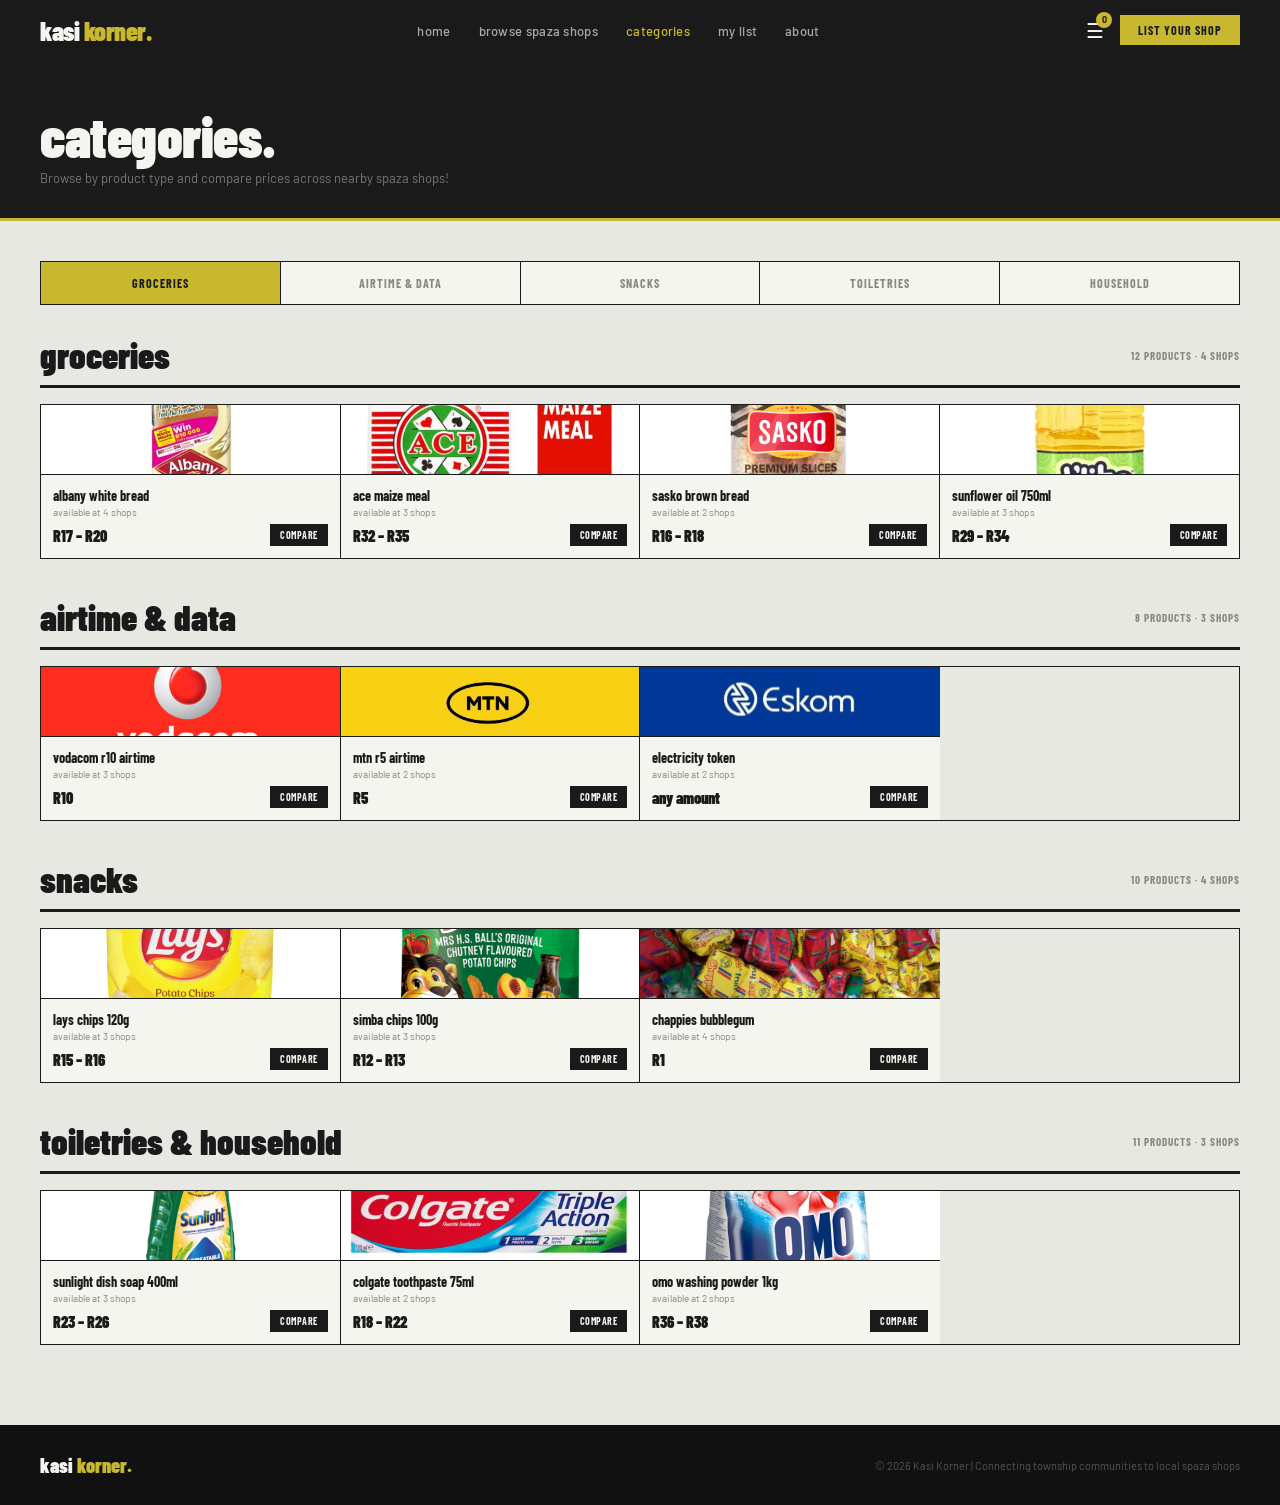
<file: categories.html>
<!DOCTYPE html>
<html lang="en">
<head>
  <meta charset="UTF-8">
  <meta name="viewport" content="width=device-width, initial-scale=1.0">
  <title>Categories: Kasi Korner</title>
  <link rel="stylesheet" href="style.css">
  <style>
    .page-header {
      background: var(--black);
      padding: 48px 40px 32px;
      border-bottom: 3px solid var(--yellow);
    }

    .page-header h1 { font-size: 56px; color: var(--white); margin-bottom: 6px; }
    .page-header p { color: #777; font-size: 13px; }

    .body { padding: 40px; background: var(--gray); }

    .cat-nav {
      display: flex;
      gap: 0;
      border: 1.5px solid var(--black);
      margin-bottom: 32px;
      background: var(--white);
    }

    .cat-nav-item {
      flex: 1;
      padding: 14px 10px;
      text-align: center;
      font-family: 'Barlow Condensed', sans-serif;
      font-weight: 700;
      font-size: 12px;
      text-transform: uppercase;
      letter-spacing: 1px;
      cursor: pointer;
      color: var(--mid);
      border-right: 1.5px solid var(--black);
      transition: all 0.15s;
      text-decoration: none;
      display: block;
    }

    .cat-nav-item:last-child { border-right: none; }
    .cat-nav-item:hover, .cat-nav-item.active { background: var(--yellow); color: var(--black); }

    .cat-section { margin-bottom: 40px; }

    .cat-header {
      display: flex;
      align-items: center;
      gap: 16px;
      margin-bottom: 16px;
      padding-bottom: 12px;
      border-bottom: 3px solid var(--black);
    }

    .cat-title {
      font-family: 'Barlow Condensed', sans-serif;
      font-weight: 900;
      font-size: 36px;
      text-transform: lowercase;
      line-height: 1;
    }

    .cat-count {
      font-size: 11px;
      color: var(--mid);
      margin-left: auto;
      font-family: 'Barlow Condensed', sans-serif;
      font-weight: 700;
      text-transform: uppercase;
      letter-spacing: 1px;
    }

    .products-row {
      display: grid;
      grid-template-columns: repeat(4, 1fr);
      gap: 0;
      border: 1.5px solid var(--black);
    }

    .product-card {
      background: var(--white);
      border-right: 1.5px solid var(--black);
      cursor: pointer;
      transition: background 0.15s;
    }

    .product-card:last-child { border-right: none; }
    .product-card:hover { background: #f8f8f2; }

    .product-img {
      height: 70px;
      background: #eee;
      display: flex;
      align-items: center;
      justify-content: center;
      border-bottom: 1.5px solid var(--black);
    }

    .product-img-inner {
      width: 32px;
      height: 32px;
      background: var(--black);
      opacity: 0.12;
    }

    .product-info { padding: 12px; }

    .product-name {
      font-family: 'Barlow Condensed', sans-serif;
      font-weight: 700;
      font-size: 14px;
      text-transform: lowercase;
      margin-bottom: 2px;
    }

    .product-shops { font-size: 10px; color: var(--mid); margin-bottom: 6px; }

    .price-row {
      display: flex;
      justify-content: space-between;
      align-items: center;
    }

    .price-range {
      font-family: 'Barlow Condensed', sans-serif;
      font-weight: 900;
      font-size: 16px;
    }

    .compare-btn {
      background: var(--black);
      color: var(--white);
      border: none;
      padding: 5px 10px;
      font-size: 10px;
      font-weight: 700;
      font-family: 'Barlow Condensed', sans-serif;
      text-transform: uppercase;
      letter-spacing: 0.5px;
      cursor: pointer;
      transition: background 0.15s;
    }

    .compare-btn:hover { background: var(--yellow); color: var(--black); }

    .compare-popup {
      display: none;
      background: var(--white);
      border: 1.5px solid var(--black);
      padding: 12px;
      margin-top: 8px;
    }

    .compare-popup.show { display: block; }

    .compare-row {
      display: flex;
      justify-content: space-between;
      align-items: center;
      padding: 6px 0;
      border-bottom: 1px solid var(--gray);
      font-size: 12px;
    }

    .compare-row:last-child { border-bottom: none; }
    .compare-shop { font-weight: 600; }
    .compare-price { font-family: 'Barlow Condensed', sans-serif; font-weight: 900; font-size: 14px; }
    .best-price { color: #4a8a4a; }
  </style>
</head>
<body>

<nav>
  <a href="index.html" class="nav-logo">kasi <span>korner.</span></a>
  <ul class="nav-links">
    <li><a href="index.html">home</a></li>
    <li><a href="browse.html">browse spaza shops</a></li>
    <li><a href="categories.html" class="active">categories</a></li>
    <li><a href="mylist.html">my list</a></li>
    <li><a href="about.html">about</a></li>
  </ul>
  <div style="display:flex;align-items:center;gap:16px;">
    <a href="mylist.html" class="cart-icon">&#9776;<span class="cart-badge" id="cart-count">0</span></a>
    <a href="list-your-shop.html" class="nav-cta">list your shop</a>
  </div>
</nav>

<div class="page-header">
  <h1>categories.</h1>
  <p>Browse by product type and compare prices across nearby spaza shops!</p>
</div>

<div class="body">
  <div class="cat-nav">
    <a href="#groceries" class="cat-nav-item active">groceries</a>
    <a href="#airtime" class="cat-nav-item">airtime & data</a>
    <a href="#snacks" class="cat-nav-item">snacks</a>
    <a href="#toiletries" class="cat-nav-item">toiletries</a>
    <a href="#household" class="cat-nav-item">household</a>
  </div>

  <div class="cat-section" id="groceries">
    <div class="cat-header">
      <div class="cat-title">groceries</div>
      <div class="cat-count">12 products · 4 shops</div>
    </div>
    <div class="products-row" id="grid-groceries"></div>
  </div>

  <div class="cat-section" id="airtime">
    <div class="cat-header">
      <div class="cat-title">airtime & data</div>
      <div class="cat-count">8 products · 3 shops</div>
    </div>
    <div class="products-row" id="grid-airtime"></div>
  </div>

  <div class="cat-section" id="snacks">
    <div class="cat-header">
      <div class="cat-title">snacks</div>
      <div class="cat-count">10 products · 4 shops</div>
    </div>
    <div class="products-row" id="grid-snacks"></div>
  </div>

  <div class="cat-section" id="toiletries">
    <div class="cat-header">
      <div class="cat-title">toiletries & household</div>
      <div class="cat-count">11 products · 3 shops</div>
    </div>
    <div class="products-row" id="grid-toiletries"></div>
  </div>
</div>

<footer>
  <div class="logo">kasi <span>korner.</span></div>
  <p>© 2026 Kasi Korner | Connecting township communities to local spaza shops</p>
</footer>

<div class="toast" id="toast"></div>


<script>
    const productImages = {
  "Albany White Bread": "images/albany-white-bread.png",
  "Ace Maize Meal": "images/ace-maize-meal.png",
  "Sasko Brown Bread": "images/sasko-brown-bread.png",
  "Sunflower Oil 750ml": "images/sunflower-oil.png",
  "Vodacom R10 Airtime": "images/vodacom-airtime.png",
  "MTN R5 Airtime": "images/mtn-airtime.png",
  "Electricity Token": "images/electricity-token.png",
  "Lays Chips 120g": "images/lays-chips.png",
  "Simba Chips 100g": "images/simba-chips.png",
  "Chappies Bubblegum": "images/chappies-bubblegum.png",
  "Sunlight Dish Soap 400ml": "images/sunlight-dish-soap.png",
  "Colgate Toothpaste 75ml": "images/colgate-toothpaste.png",
  "Omo Washing Powder 1kg": "images/omo-washing-powder.png",
};

const categories = {
  groceries: [
    { name:"Albany White Bread", shops:"4 shops", prices:[{shop:"Amir's Spaza",price:18},{shop:"Sam's Corner",price:20},{shop:"August Store",price:17},{shop:"Dunoon General",price:19}] },
    { name:"Ace Maize Meal", shops:"3 shops", prices:[{shop:"Amir's Spaza",price:32},{shop:"Sipho's General",price:35},{shop:"Dunoon General",price:33}] },
    { name:"Sasko Brown Bread", shops:"2 shops", prices:[{shop:"Amir's Spaza",price:16},{shop:"August Store",price:18}] },
    { name:"Sunflower Oil 750ml", shops:"3 shops", prices:[{shop:"Amir's Spaza",price:29},{shop:"Sam's Corner",price:34},{shop:"Dunoon General",price:31}] },
  ],
  airtime: [
    { name:"Vodacom R10 Airtime", shops:"3 shops", prices:[{shop:"Amir's Spaza",price:10},{shop:"Dunoon General",price:10},{shop:"Lucky's Shop",price:10}] },
    { name:"MTN R5 Airtime", shops:"2 shops", prices:[{shop:"Amir's Spaza",price:5},{shop:"Lucky's Shop",price:5}] },
    { name:"Electricity Token", shops:"2 shops", prices:[{shop:"Sipho's General",price:0},{shop:"Dunoon General",price:0}] },
  ],
  snacks: [
    { name:"Lays Chips 120g", shops:"3 shops", prices:[{shop:"Amir's Spaza",price:15},{shop:"Sam's Corner",price:16},{shop:"Lucky's Shop",price:15}] },
    { name:"Simba Chips 100g", shops:"3 shops", prices:[{shop:"Amir's Spaza",price:12},{shop:"Sam's Corner",price:13},{shop:"Lucky's Shop",price:12}] },
    { name:"Chappies Bubblegum", shops:"4 shops", prices:[{shop:"Amir's Spaza",price:1},{shop:"Sam's Corner",price:1},{shop:"August Store",price:1},{shop:"Lucky's Shop",price:1}] },
  ],
  toiletries: [
    { name:"Sunlight Dish Soap 400ml", shops:"3 shops", prices:[{shop:"Amir's Spaza",price:24},{shop:"Sam's Corner",price:26},{shop:"August Store",price:23}] },
    { name:"Colgate Toothpaste 75ml", shops:"2 shops", prices:[{shop:"Amir's Spaza",price:18},{shop:"Sam's Corner",price:22}] },
    { name:"Omo Washing Powder 1kg", shops:"2 shops", prices:[{shop:"Sam's Corner",price:38},{shop:"August Store",price:36}] },
  ],
};

let openPopup = null;

function renderCategories() {
  for (const [cat, items] of Object.entries(categories)) {
    const grid = document.getElementById(`grid-${cat}`);
    if (!grid) continue;

    grid.innerHTML = items.map((item, i) => {
      const prices = item.prices.map(p => p.price).filter(p => p > 0);
      const minPrice = prices.length ? Math.min(...prices) : 0;
      const maxPrice = prices.length ? Math.max(...prices) : 0;
      const priceDisplay = prices.length === 0 ? 'any amount' : minPrice === maxPrice ? `R${minPrice}` : `R${minPrice} – R${maxPrice}`;

      const compareRows = item.prices.map(p => {
        const isBest = p.price > 0 && p.price === minPrice;
        return `<div class="compare-row">
          <span class="compare-shop">${p.shop}</span>
          <span class="compare-price ${isBest ? 'best-price' : ''}">
            ${p.price === 0 ? 'any amount' : `R${p.price}`}
            ${isBest ? ' ✓' : ''}
          </span>
        </div>`;
      }).join('');

      return `
        <div class="product-card">
         <div class="product-img">${productImages[item.name] ? `<img src="${productImages[item.name]}" style="width:100%;height:100%;object-fit:cover;">` : `<div class="product-img-inner"></div>`}</div>
          <div class="product-info">
            <div class="product-name">${item.name.toLowerCase()}</div>
            <div class="product-shops">available at ${item.shops}</div>
            <div class="price-row">
              <div class="price-range">${priceDisplay}</div>
              <button class="compare-btn" onclick="toggleCompare('${cat}-${i}')">compare</button>
            </div>
            <div class="compare-popup" id="popup-${cat}-${i}">
              ${compareRows}
            </div>
          </div>
        </div>
      `;
    }).join('');
  }
}

function toggleCompare(id) {
  const popup = document.getElementById(`popup-${id}`);
  if (!popup) return;

  if (openPopup && openPopup !== popup) {
    openPopup.classList.remove('show');
  }

  popup.classList.toggle('show');
  openPopup = popup.classList.contains('show') ? popup : null;
}

function updateCartCount() {
  const list = JSON.parse(localStorage.getItem('kasiList') || '[]');
  document.getElementById('cart-count').textContent = list.length;
}

document.querySelectorAll('.cat-nav-item').forEach(item => {
  item.addEventListener('click', function() {
    document.querySelectorAll('.cat-nav-item').forEach(i => i.classList.remove('active'));
    this.classList.add('active');
  });
});

renderCategories();
updateCartCount();
</script>
</body>
</html>
</file>
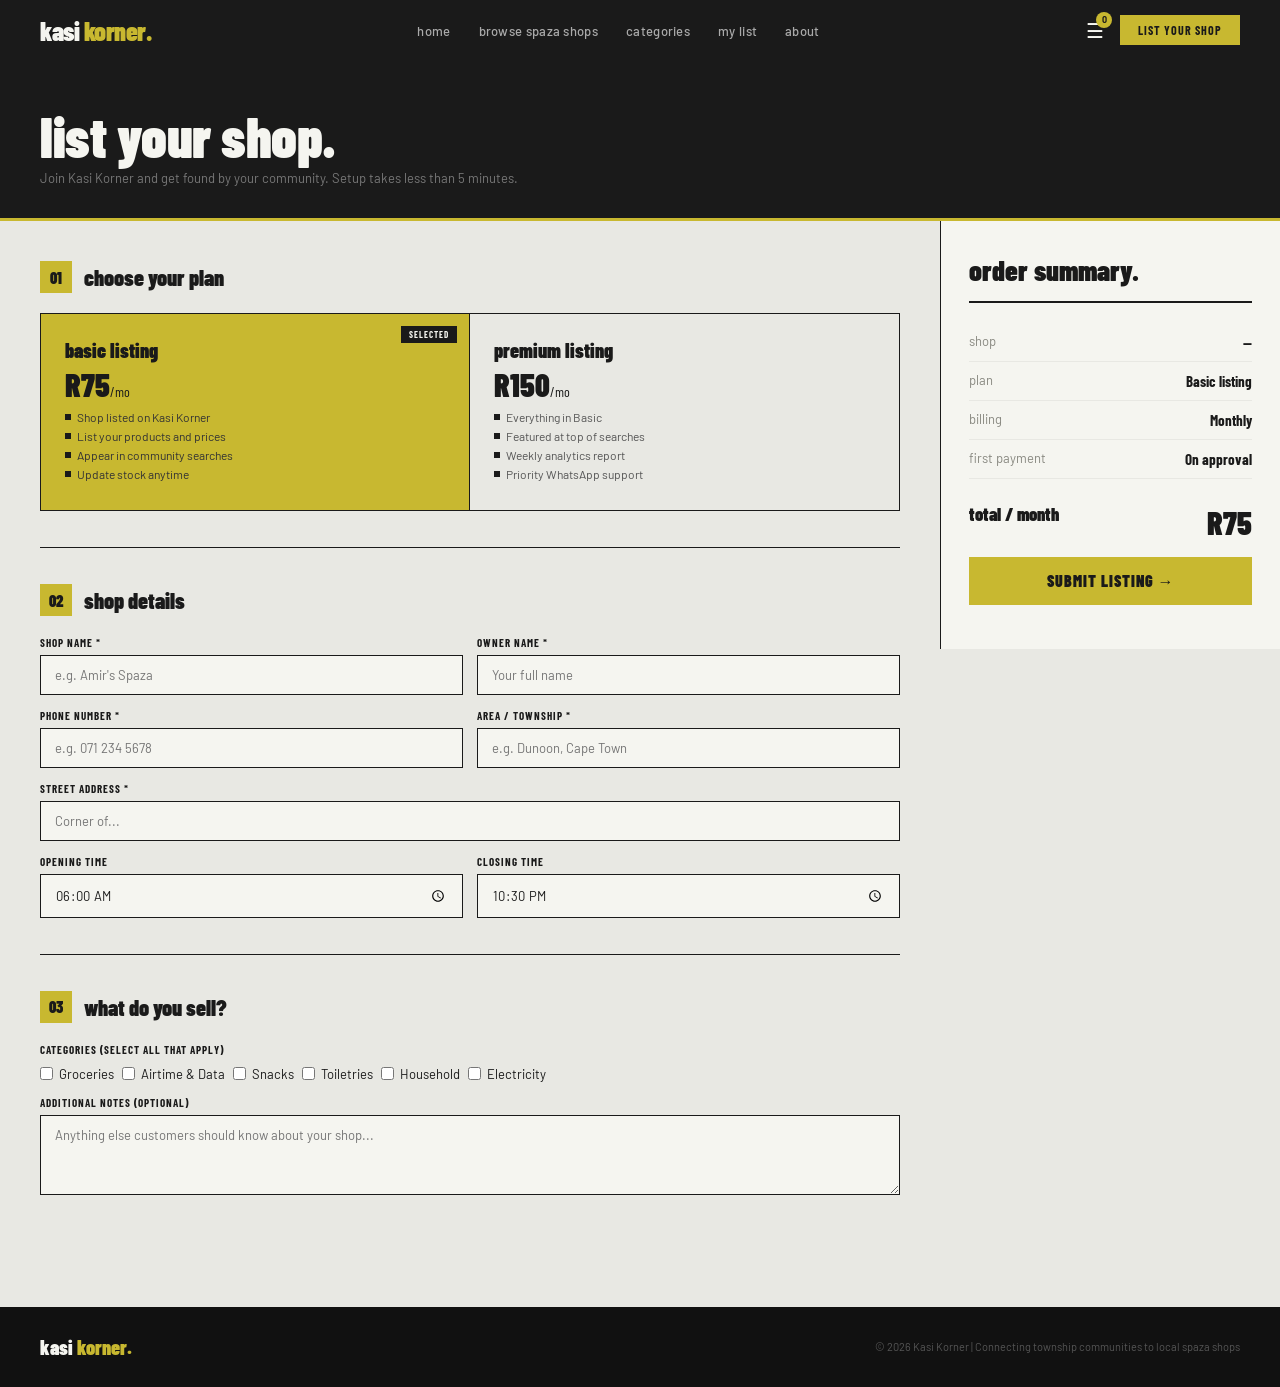
<file: list-your-shop.html>
<!DOCTYPE html>
<html lang="en">
<head>
  <meta charset="UTF-8">
  <meta name="viewport" content="width=device-width, initial-scale=1.0">
  <title>List Your Shop: Kasi Korner</title>
  <link rel="stylesheet" href="style.css">
  <style>
    .page-header {
      background: var(--black);
      padding: 48px 40px 32px;
      border-bottom: 3px solid var(--yellow);
    }

    .page-header h1 { font-size: 56px; color: var(--white); margin-bottom: 6px; }
    .page-header p { color: #777; font-size: 13px; }

    .body {
      display: grid;
      grid-template-columns: 1fr 340px;
      gap: 0;
      background: var(--gray);
    }

    .form-section { padding: 40px; }

    .form-step {
      margin-bottom: 36px;
      padding-bottom: 36px;
      border-bottom: 1.5px solid var(--black);
    }

    .form-step:last-child { border-bottom: none; }

    .step-label {
      display: flex;
      align-items: center;
      gap: 12px;
      margin-bottom: 20px;
    }

    .step-num {
      width: 32px;
      height: 32px;
      background: var(--yellow);
      color: var(--black);
      font-family: 'Barlow Condensed', sans-serif;
      font-weight: 900;
      font-size: 16px;
      display: flex;
      align-items: center;
      justify-content: center;
      flex-shrink: 0;
    }

    .step-title {
      font-family: 'Barlow Condensed', sans-serif;
      font-weight: 900;
      font-size: 22px;
      text-transform: lowercase;
    }

    .form-grid {
      display: grid;
      grid-template-columns: 1fr 1fr;
      gap: 14px;
    }

    .form-group { display: flex; flex-direction: column; gap: 6px; }
    .form-group.full { grid-column: 1 / -1; }

    .form-label {
      font-family: 'Barlow Condensed', sans-serif;
      font-weight: 700;
      font-size: 11px;
      text-transform: uppercase;
      letter-spacing: 1px;
      color: var(--black);
    }

    .form-input, .form-select, .form-textarea {
      padding: 11px 14px;
      border: 1.5px solid var(--black);
      font-size: 13px;
      font-family: 'Barlow', sans-serif;
      outline: none;
      background: var(--white);
      color: var(--black);
      transition: border-color 0.15s;
    }

    .form-input:focus, .form-select:focus, .form-textarea:focus {
      border-color: var(--yellow);
    }

    .form-textarea { resize: vertical; min-height: 80px; }


    /* choose your plan section */
    .plan-grid {
      display: grid;
      grid-template-columns: 1fr 1fr;
      gap: 0;
      border: 1.5px solid var(--black);
    }

    .plan-card {
      padding: 24px;
      cursor: pointer;
      border-right: 1.5px solid var(--black);
      transition: background 0.15s;
      position: relative;
    }

    .plan-card:last-child { border-right: none; }

    .plan-card.selected { background: var(--yellow); }

    .plan-card input[type="radio"] { display: none; }

    .plan-name {
      font-family: 'Barlow Condensed', sans-serif;
      font-weight: 900;
      font-size: 20px;
      text-transform: lowercase;
      margin-bottom: 6px;
    }

    .plan-price {
      font-family: 'Barlow Condensed', sans-serif;
      font-weight: 900;
      font-size: 32px;
      line-height: 1;
      margin-bottom: 10px;
    }

    .plan-features { list-style: none; }

    .plan-features li {
      font-size: 12px;
      color: #555;
      margin-bottom: 5px;
      display: flex;
      align-items: center;
      gap: 6px;
    }

    .plan-features li::before {
      content: '';
      width: 6px;
      height: 6px;
      background: var(--black);
      display: inline-block;
      flex-shrink: 0;
    }

    .plan-card.selected .plan-features li { color: #333; }

    .selected-badge {
      position: absolute;
      top: 12px;
      right: 12px;
      background: var(--black);
      color: var(--white);
      font-size: 9px;
      font-weight: 700;
      font-family: 'Barlow Condensed', sans-serif;
      letter-spacing: 1px;
      text-transform: uppercase;
      padding: 3px 8px;
      display: none;
    }

    .plan-card.selected .selected-badge { display: block; }



    /* summary (of order) */
    .summary-sidebar {
      background: var(--white);
      border-left: 1.5px solid var(--black);
      padding: 32px 28px;
      position: sticky;
      top: 60px;
      height: fit-content;
    }

    .summary-title {
      font-family: 'Barlow Condensed', sans-serif;
      font-weight: 900;
      font-size: 28px;
      text-transform: lowercase;
      margin-bottom: 20px;
      padding-bottom: 14px;
      border-bottom: 2px solid var(--black);
    }

    .summary-row {
      display: flex;
      justify-content: space-between;
      padding: 10px 0;
      border-bottom: 1px solid var(--gray);
      font-size: 13px;
    }

    .summary-label { color: var(--mid); }

    .summary-val {
      font-family: 'Barlow Condensed', sans-serif;
      font-weight: 700;
      font-size: 15px;
    }

    .summary-total {
      display: flex;
      justify-content: space-between;
      padding: 16px 0 0;
      margin-top: 8px;
    }

    .total-label {
      font-family: 'Barlow Condensed', sans-serif;
      font-weight: 900;
      font-size: 18px;
      text-transform: lowercase;
    }

    .total-val {
      font-family: 'Barlow Condensed', sans-serif;
      font-weight: 900;
      font-size: 32px;
    }

    .submit-btn {
      display: block;
      width: 100%;
      background: var(--yellow);
      color: var(--black);
      border: none;
      padding: 14px;
      font-family: 'Barlow Condensed', sans-serif;
      font-weight: 900;
      font-size: 16px;
      text-transform: uppercase;
      letter-spacing: 1px;
      cursor: pointer;
      margin-top: 16px;
      transition: background 0.15s;
    }

    .submit-btn:hover { background: #b5a520; }



    /* success screen! */
    .success-screen {
      display: none;
      text-align: center;
      padding: 80px 40px;
      background: var(--white);
    }

    .success-icon {
      width: 64px;
      height: 64px;
      background: var(--yellow);
      margin: 0 auto 20px;
      display: flex;
      align-items: center;
      justify-content: center;
      font-size: 28px;
    }

    .success-h { font-size: 48px; margin-bottom: 12px; }
    .success-p { font-size: 14px; color: var(--mid); max-width: 400px; margin: 0 auto 24px; line-height: 1.7; }
  </style>
</head>
<body>

<nav>
  <a href="index.html" class="nav-logo">kasi <span>korner.</span></a>
  <ul class="nav-links">
    <li><a href="index.html">home</a></li>
    <li><a href="browse.html">browse spaza shops</a></li>
    <li><a href="categories.html">categories</a></li>
    <li><a href="mylist.html">my list</a></li>
    <li><a href="about.html">about</a></li>
  </ul>
  <div style="display:flex;align-items:center;gap:16px;">
    <a href="mylist.html" class="cart-icon">&#9776;<span class="cart-badge" id="cart-count">0</span></a>
    <a href="list-your-shop.html" class="nav-cta">list your shop</a>
  </div>
</nav>

<div class="page-header">
  <h1>list your shop.</h1>
  <p>Join Kasi Korner and get found by your community. Setup takes less than 5 minutes.</p>
</div>

<div id="success-screen" class="success-screen">
  <div class="success-icon">✓</div>
  <h2 class="success-h">you're listed.</h2>
  <p>Your shop has been submitted to Kasi Korner. We'll review your listing and get you live within 24 hours.</p>
  <a href="index.html" class="btn-primary">back to home</a>
</div>

<div class="body" id="form-body">
  <div class="form-section">

    <div class="form-step">
      <div class="step-label">
        <div class="step-num">01</div>
        <div class="step-title">choose your plan</div>
      </div>
      <div class="plan-grid">
        <div class="plan-card selected" id="plan-basic" onclick="selectPlan('basic')">
          <input type="radio" name="plan" value="basic" checked>
          <div class="selected-badge">selected</div>
          <div class="plan-name">basic listing</div>
          <div class="plan-price">R75<span style="font-size:14px;font-weight:400">/mo</span></div>
          <ul class="plan-features">
            <li>Shop listed on Kasi Korner</li>
            <li>List your products and prices</li>
            <li>Appear in community searches</li>
            <li>Update stock anytime</li>
          </ul>
        </div>
        <div class="plan-card" id="plan-premium" onclick="selectPlan('premium')">
          <input type="radio" name="plan" value="premium">
          <div class="selected-badge">selected</div>
          <div class="plan-name">premium listing</div>
          <div class="plan-price">R150<span style="font-size:14px;font-weight:400">/mo</span></div>
          <ul class="plan-features">
            <li>Everything in Basic</li>
            <li>Featured at top of searches</li>
            <li>Weekly analytics report</li>
            <li>Priority WhatsApp support</li>
          </ul>
        </div>
      </div>
    </div>

    <div class="form-step">
      <div class="step-label">
        <div class="step-num">02</div>
        <div class="step-title">shop details</div>
      </div>
      <div class="form-grid">
        <div class="form-group">
          <label class="form-label">shop name *</label>
          <input class="form-input" type="text" id="shop-name" placeholder="e.g. Amir's Spaza" oninput="updateSummary()">
        </div>
        <div class="form-group">
          <label class="form-label">owner name *</label>
          <input class="form-input" type="text" id="owner-name" placeholder="Your full name">
        </div>
        <div class="form-group">
          <label class="form-label">phone number *</label>
          <input class="form-input" type="tel" id="phone" placeholder="e.g. 071 234 5678">
        </div>
        <div class="form-group">
          <label class="form-label">area / township *</label>
          <input class="form-input" type="text" id="area" placeholder="e.g. Dunoon, Cape Town">
        </div>
        <div class="form-group full">
          <label class="form-label">street address *</label>
          <input class="form-input" type="text" id="address" placeholder="Corner of...">
        </div>
        <div class="form-group">
          <label class="form-label">opening time</label>
          <input class="form-input" type="time" id="open-time" value="06:00">
        </div>
        <div class="form-group">
          <label class="form-label">closing time</label>
          <input class="form-input" type="time" id="close-time" value="22:30">
        </div>
      </div>
    </div>

    <div class="form-step">
      <div class="step-label">
        <div class="step-num">03</div>
        <div class="step-title">what do you sell?</div>
      </div>
      <div class="form-grid">
        <div class="form-group full">
          <label class="form-label">categories (select all that apply)</label>
          <div style="display:flex;flex-wrap:wrap;gap:8px;margin-top:4px;">
            <label style="display:flex;align-items:center;gap:6px;font-size:13px;cursor:pointer;"><input type="checkbox" style="accent-color:var(--yellow)"> Groceries</label>
            <label style="display:flex;align-items:center;gap:6px;font-size:13px;cursor:pointer;"><input type="checkbox" style="accent-color:var(--yellow)"> Airtime & Data</label>
            <label style="display:flex;align-items:center;gap:6px;font-size:13px;cursor:pointer;"><input type="checkbox" style="accent-color:var(--yellow)"> Snacks</label>
            <label style="display:flex;align-items:center;gap:6px;font-size:13px;cursor:pointer;"><input type="checkbox" style="accent-color:var(--yellow)"> Toiletries</label>
            <label style="display:flex;align-items:center;gap:6px;font-size:13px;cursor:pointer;"><input type="checkbox" style="accent-color:var(--yellow)"> Household</label>
            <label style="display:flex;align-items:center;gap:6px;font-size:13px;cursor:pointer;"><input type="checkbox" style="accent-color:var(--yellow)"> Electricity</label>
          </div>
        </div>
        <div class="form-group full">
          <label class="form-label">additional notes (optional)</label>
          <textarea class="form-textarea" placeholder="Anything else customers should know about your shop..."></textarea>
        </div>
      </div>
    </div>

  </div>

  <div class="summary-sidebar">
    <div class="summary-title">order summary.</div>
    <div class="summary-row">
      <span class="summary-label">shop</span>
      <span class="summary-val" id="sum-shop">—</span>
    </div>
    <div class="summary-row">
      <span class="summary-label">plan</span>
      <span class="summary-val" id="sum-plan">Basic listing</span>
    </div>
    <div class="summary-row">
      <span class="summary-label">billing</span>
      <span class="summary-val">Monthly</span>
    </div>
    <div class="summary-row">
      <span class="summary-label">first payment</span>
      <span class="summary-val">On approval</span>
    </div>
    <div class="summary-total">
      <span class="total-label">total / month</span>
      <span class="total-val" id="sum-total">R75</span>
    </div>
    <button class="submit-btn" onclick="submitForm()">submit listing →</button>
    <p style="font-size:10px;color:#bbb;margin-top:12px;line-height:1.6;">
    </p>
  </div>
</div>

<footer>
  <div class="logo">kasi <span>korner.</span></div>
  <p>© 2026 Kasi Korner | Connecting township communities to local spaza shops</p>
</footer>

<div class="toast" id="toast"></div>

<script>
let selectedPlan = 'basic';

function selectPlan(plan) {
  selectedPlan = plan;
  document.getElementById('plan-basic').classList.toggle('selected', plan === 'basic');
  document.getElementById('plan-premium').classList.toggle('selected', plan === 'premium');
  document.getElementById('sum-plan').textContent = plan === 'basic' ? 'Basic listing' : 'Premium listing';
  document.getElementById('sum-total').textContent = plan === 'basic' ? 'R75' : 'R150';
}

function updateSummary() {
  const name = document.getElementById('shop-name').value.trim();
  document.getElementById('sum-shop').textContent = name || '—';
}

function submitForm() {
  const shopName = document.getElementById('shop-name').value.trim();
  const ownerName = document.getElementById('owner-name').value.trim();
  const phone = document.getElementById('phone').value.trim();
  const area = document.getElementById('area').value.trim();
  const address = document.getElementById('address').value.trim();

  if (!shopName || !ownerName || !phone || !area || !address) {
    showToast('please fill in all required fields');
    return;
  }

  document.getElementById('form-body').style.display = 'none';
  document.getElementById('success-screen').style.display = 'block';
  window.scrollTo(0, 0);
}

function showToast(msg) {
  const toast = document.getElementById('toast');
  toast.textContent = msg;
  toast.classList.add('show');
  setTimeout(() => toast.classList.remove('show'), 2500);
}

function updateCartCount() {
  const list = JSON.parse(localStorage.getItem('kasiList') || '[]');
  document.getElementById('cart-count').textContent = list.length;
}

updateCartCount();
</script>
</body>
</html>
</file>
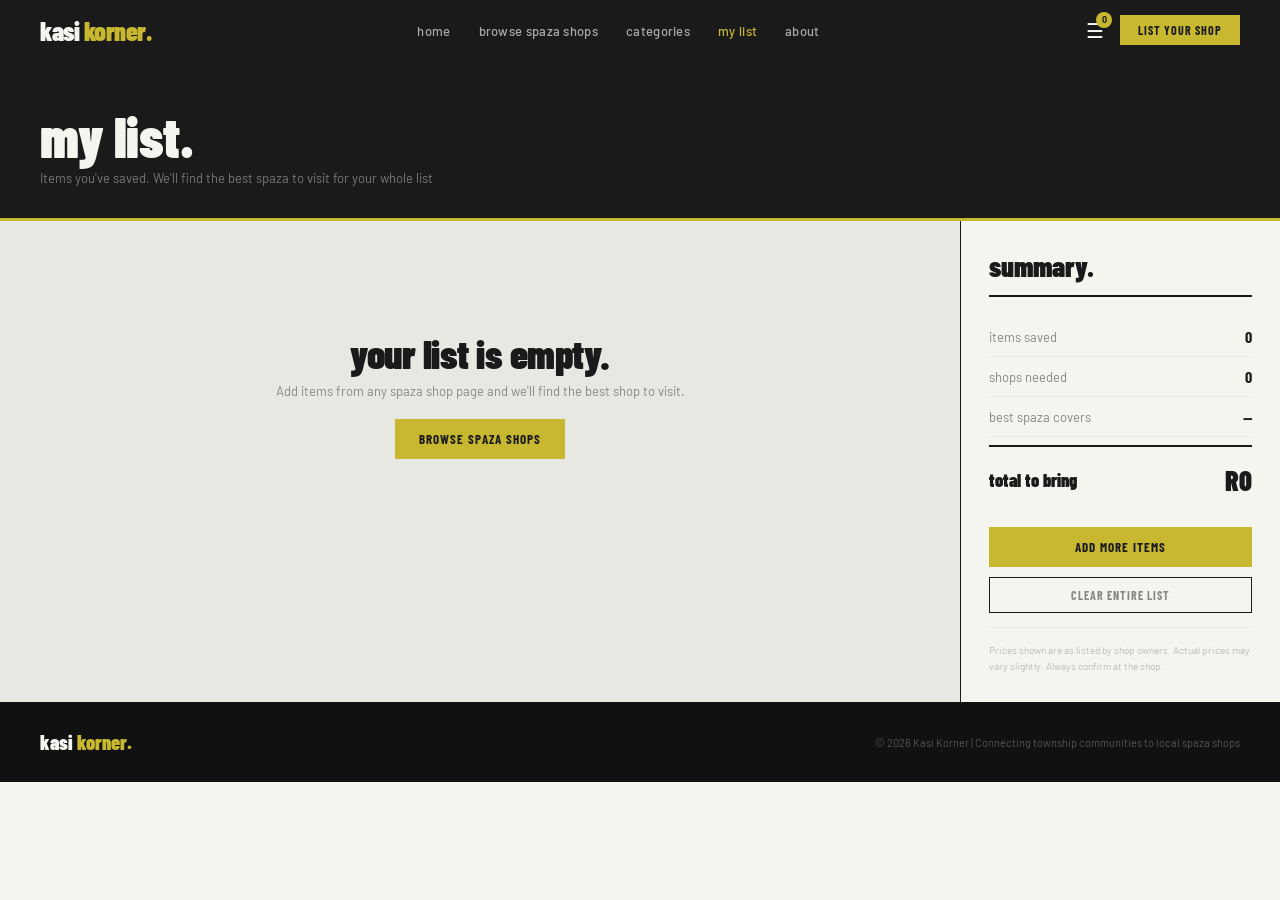
<file: mylist.html>
<!DOCTYPE html>
<html lang="en">
<head>
  <meta charset="UTF-8">
  <meta name="viewport" content="width=device-width, initial-scale=1.0">
  <title>My List: Kasi Korner</title>
  <link rel="stylesheet" href="style.css">
  <style>
    .page-header {
      background: var(--black);
      padding: 48px 40px 32px;
      border-bottom: 3px solid var(--yellow);
    }

    .page-header h1 { font-size: 56px; color: var(--white); margin-bottom: 6px; }
    .page-header p { color: #777; font-size: 13px; }

    .body {
      display: grid;
      grid-template-columns: 1fr 320px;
      gap: 0;
      background: var(--gray);
    }

    .list-main { padding: 32px 40px; }

    .section-heading {
      font-family: 'Barlow Condensed', sans-serif;
      font-weight: 900;
      font-size: 14px;
      text-transform: uppercase;
      letter-spacing: 2px;
      color: var(--mid);
      margin-bottom: 16px;
      padding-bottom: 10px;
      border-bottom: 2px solid var(--black);
    }

    .list-item {
      display: grid;
      grid-template-columns: 48px 1fr auto auto;
      align-items: center;
      gap: 14px;
      padding: 14px;
      background: var(--white);
      border: 1.5px solid var(--black);
      border-bottom: none;
      transition: background 0.15s;
    }

    .list-item:last-child { border-bottom: 1.5px solid var(--black); }
    .list-item:hover { background: #f8f8f2; }

    .item-num {
      font-family: 'Barlow Condensed', sans-serif;
      font-weight: 900;
      font-size: 24px;
      color: var(--yellow);
      text-align: center;
    }

    .item-name {
      font-family: 'Barlow Condensed', sans-serif;
      font-weight: 700;
      font-size: 16px;
      text-transform: lowercase;
    }

    .item-shop { font-size: 11px; color: var(--mid); }

    .item-price {
      font-family: 'Barlow Condensed', sans-serif;
      font-weight: 900;
      font-size: 20px;
    }

    .item-remove {
      background: none;
      border: none;
      color: var(--mid);
      font-size: 20px;
      cursor: pointer;
      padding: 0;
      line-height: 1;
      transition: color 0.15s;
    }

    .item-remove:hover { color: #cc3333; }

    /* BEST SPAZA FEATURE */
    .best-spaza-banner {
      margin-top: 24px;
      background: var(--yellow);
      border: 1.5px solid var(--black);
      padding: 20px;
    }

    .best-spaza-label {
      font-family: 'Barlow Condensed', sans-serif;
      font-size: 10px;
      font-weight: 700;
      letter-spacing: 3px;
      text-transform: uppercase;
      color: #555;
      margin-bottom: 6px;
    }

    .best-spaza-name {
      font-family: 'Barlow Condensed', sans-serif;
      font-weight: 900;
      font-size: 32px;
      text-transform: lowercase;
      line-height: 1;
      margin-bottom: 6px;
    }

    .best-spaza-sub { font-size: 12px; color: #444; margin-bottom: 14px; }

    .best-spaza-items {
      display: flex;
      flex-wrap: wrap;
      gap: 4px;
      margin-bottom: 14px;
    }

    .best-item-tag {
      background: var(--black);
      color: var(--white);
      font-size: 10px;
      font-weight: 700;
      padding: 3px 8px;
      font-family: 'Barlow Condensed', sans-serif;
      text-transform: uppercase;
      letter-spacing: 0.5px;
    }

    /* emtpy state */
    .empty-state {
      text-align: center;
      padding: 80px 40px;
      display: none;
    }

    .empty-state h2 {
      font-size: 40px;
      text-transform: lowercase;
      margin-bottom: 10px;
    }

    .empty-state p { font-size: 13px; color: var(--mid); margin-bottom: 20px; }

  
    /* section at the side for summary */
    .summary-sidebar {
      background: var(--white);
      border-left: 1.5px solid var(--black);
      padding: 28px;
    }

    .summary-title {
      font-family: 'Barlow Condensed', sans-serif;
      font-weight: 900;
      font-size: 28px;
      text-transform: lowercase;
      margin-bottom: 20px;
      padding-bottom: 12px;
      border-bottom: 2px solid var(--black);
    }

    .summary-row {
      display: flex;
      justify-content: space-between;
      align-items: center;
      padding: 10px 0;
      border-bottom: 1px solid var(--gray);
      font-size: 13px;
    }

    .summary-row:last-of-type { border-bottom: none; }

    .summary-label { color: var(--mid); }

    .summary-val {
      font-family: 'Barlow Condensed', sans-serif;
      font-weight: 700;
      font-size: 16px;
    }

    .summary-total-row {
      display: flex;
      justify-content: space-between;
      align-items: center;
      padding: 16px 0;
      border-top: 2px solid var(--black);
      margin-top: 8px;
    }

    .summary-total-label {
      font-family: 'Barlow Condensed', sans-serif;
      font-weight: 900;
      font-size: 18px;
      text-transform: lowercase;
    }

    .summary-total-val {
      font-family: 'Barlow Condensed', sans-serif;
      font-weight: 900;
      font-size: 28px;
    }

    .clear-list-btn {
      width: 100%;
      background: none;
      border: 1.5px solid var(--black);
      padding: 10px;
      font-family: 'Barlow Condensed', sans-serif;
      font-weight: 700;
      font-size: 12px;
      text-transform: uppercase;
      letter-spacing: 1px;
      cursor: pointer;
      margin-top: 10px;
      color: var(--mid);
      transition: all 0.15s;
    }

    .clear-list-btn:hover {
      background: #cc3333;
      color: var(--white);
      border-color: #cc3333;
    }

    .disclaimer {
      font-size: 10px;
      color: #bbb;
      line-height: 1.6;
      margin-top: 14px;
      padding-top: 14px;
      border-top: 1px solid var(--gray);
    }
  </style>
</head>
<body>

<nav>
  <a href="index.html" class="nav-logo">kasi <span>korner.</span></a>
  <ul class="nav-links">
    <li><a href="index.html">home</a></li>
    <li><a href="browse.html">browse spaza shops</a></li>
    <li><a href="categories.html">categories</a></li>
    <li><a href="mylist.html" class="active">my list</a></li>
    <li><a href="about.html">about</a></li>
  </ul>
  <div style="display:flex;align-items:center;gap:16px;">
    <a href="mylist.html" class="cart-icon">&#9776;<span class="cart-badge" id="cart-count">0</span></a>
    <a href="list-your-shop.html" class="nav-cta">list your shop</a>
  </div>
</nav>

<div class="page-header">
  <h1>my list.</h1>
  <p>Items you've saved. We'll find the best spaza to visit for your whole list</p>
</div>

<div class="body">
  <div class="list-main">
    <div id="empty-state" class="empty-state">
      <h2>your list is empty.</h2>
      <p>Add items from any spaza shop page and we'll find the best shop to visit.</p>
      <a href="browse.html" class="btn-primary">browse spaza shops</a>
    </div>

    <div id="list-content">
      <div class="section-heading" id="items-label">saved items (0)</div>
      <div id="list-items"></div>

      <div id="best-spaza-section" class="best-spaza-banner" style="display:none;">
        <div class="best-spaza-label">best spaza for your list</div>
        <div class="best-spaza-name" id="best-name">—</div>
        <div class="best-spaza-sub" id="best-sub">—</div>
        <div class="best-spaza-items" id="best-items"></div>
        <a href="spaza.html" class="btn-dark">view shop →</a>
      </div>
    </div>
  </div>

  <div class="summary-sidebar">
    <div class="summary-title">summary.</div>
    <div class="summary-row">
      <span class="summary-label">items saved</span>
      <span class="summary-val" id="sum-items">0</span>
    </div>
    <div class="summary-row">
      <span class="summary-label">shops needed</span>
      <span class="summary-val" id="sum-shops">0</span>
    </div>
    <div class="summary-row">
      <span class="summary-label">best spaza covers</span>
      <span class="summary-val" id="sum-coverage">—</span>
    </div>
    <div class="summary-total-row">
      <span class="summary-total-label">total to bring</span>
      <span class="summary-total-val" id="sum-total">R0</span>
    </div>
    <a href="browse.html" class="btn-primary" style="width:100%;text-align:center;display:block;margin-top:14px;">add more items</a>
    <button class="clear-list-btn" onclick="clearList()">clear entire list</button>
    <div class="disclaimer">
      Prices shown are as listed by shop owners. Actual prices may vary slightly. Always confirm at the shop.
    </div>
  </div>
</div>

<footer>
  <div class="logo">kasi <span>korner.</span></div>
  <p>© 2026 Kasi Korner | Connecting township communities to local spaza shops</p>
</footer>

<div class="toast" id="toast"></div>

<script>
const shopData = {
  "Amir's Spaza": { distance: "0.3km", status: "Open now · closes 10:30pm" },
  "Sam's Corner": { distance: "0.6km", status: "Open now · closes 9:00pm" },
  "Sipho's General": { distance: "0.9km", status: "Closed · opens 6:00am" },
  "August Store": { distance: "0.7km", status: "Open now · closes 9:30pm" },
  "Dunoon General": { distance: "1.4km", status: "Open now · closes 9:00pm" },
};

function getList() { return JSON.parse(localStorage.getItem('kasiList') || '[]'); }
function saveList(list) { localStorage.setItem('kasiList', JSON.stringify(list)); }

function removeItem(id) {
  let list = getList().filter(item => item.id !== id);
  saveList(list);
  renderList();
  showToast('item removed');
}

function clearList() {
  if (confirm('Clear your entire list?')) {
    saveList([]);
    renderList();
    showToast('list cleared');
  }
}

function findBestSpaza(list) {
  if (!list.length) return null;

  const shopCounts = {};
  list.forEach(item => {
    const shop = item.shop;
    shopCounts[shop] = (shopCounts[shop] || 0) + 1;
  });

  const best = Object.entries(shopCounts).sort((a, b) => b[1] - a[1])[0];
  if (!best) return null;

  const [shopName, count] = best;
  const items = list.filter(i => i.shop === shopName);
  return { name: shopName, count, items, info: shopData[shopName] };
}

function renderList() {
  const list = getList();
  const empty = document.getElementById('empty-state');
  const content = document.getElementById('list-content');
  const cartBadge = document.getElementById('cart-count');

  cartBadge.textContent = list.length;

  if (list.length === 0) {
    empty.style.display = 'block';
    content.style.display = 'none';
    document.getElementById('sum-items').textContent = '0';
    document.getElementById('sum-shops').textContent = '0';
    document.getElementById('sum-coverage').textContent = '—';
    document.getElementById('sum-total').textContent = 'R0';
    return;
  }

  empty.style.display = 'none';
  content.style.display = 'block';

  document.getElementById('items-label').textContent = `saved items (${list.length})`;

  document.getElementById('list-items').innerHTML = list.map((item, i) => `
    <div class="list-item">
      <div class="item-num">${String(i + 1).padStart(2, '0')}</div>
      <div>
        <div class="item-name">${item.name.toLowerCase()}</div>
        <div class="item-shop">${item.shop}</div>
      </div>
      <div class="item-price">${item.price > 0 ? `R${item.price}` : '—'}</div>
      <button class="item-remove" onclick="removeItem(${item.id})">×</button>
    </div>
  `).join('');

  const best = findBestSpaza(list);
  const bestSection = document.getElementById('best-spaza-section');

  if (best) {
    bestSection.style.display = 'block';
    document.getElementById('best-name').textContent = best.name.toLowerCase();
    document.getElementById('best-sub').textContent =
      `Has ${best.count} of your ${list.length} item${list.length !== 1 ? 's' : ''} · ${best.info?.distance || ''} away · ${best.info?.status || ''}`;
    document.getElementById('best-items').innerHTML =
      best.items.map(i => `<span class="best-item-tag">${i.name.toLowerCase()}</span>`).join('');
  } else {
    bestSection.style.display = 'none';
  }

  const total = list.reduce((sum, item) => sum + (item.price || 0), 0);
  const shops = [...new Set(list.map(i => i.shop))].length;
  const coverage = best ? `${best.count}/${list.length} items` : '—';

  document.getElementById('sum-items').textContent = list.length;
  document.getElementById('sum-shops').textContent = shops;
  document.getElementById('sum-coverage').textContent = coverage;
  document.getElementById('sum-total').textContent = `R${total}`;
}

function showToast(msg) {
  const toast = document.getElementById('toast');
  toast.textContent = msg;
  toast.classList.add('show');
  setTimeout(() => toast.classList.remove('show'), 2500);
}

renderList();
</script>
</body>
</html>
</file>
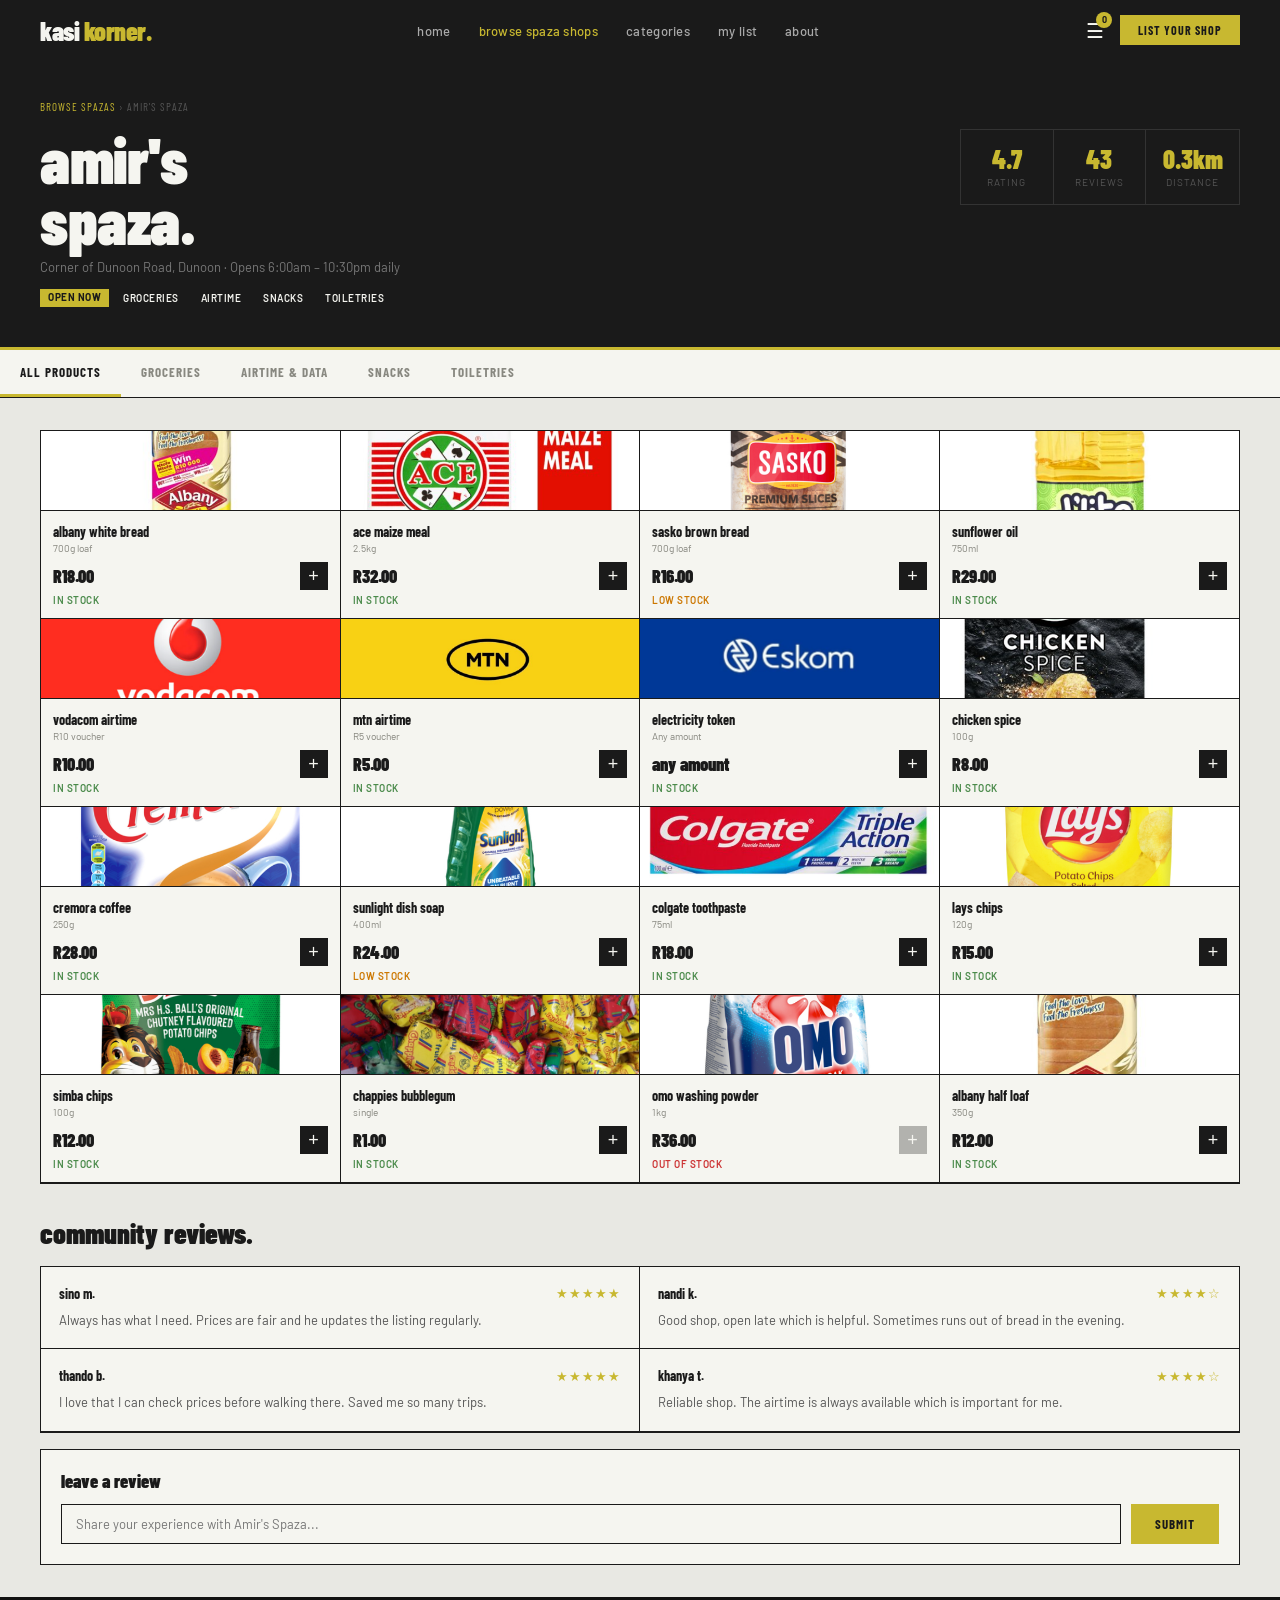
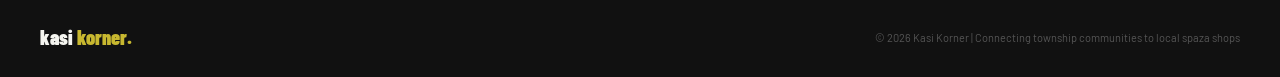
<file: spaza.html>
<!DOCTYPE html>
<html lang="en">
<head>
  <meta charset="UTF-8">
  <meta name="viewport" content="width=device-width, initial-scale=1.0">
  <title>Amir's Spaza: Kasi Korner</title>
  <link rel="stylesheet" href="style.css">
  <style>
    .shop-header {
      background: var(--black);
      padding: 40px;
      border-bottom: 3px solid var(--yellow);
    }

    .breadcrumb {
      font-size: 11px;
      color: #555;
      margin-bottom: 16px;
      font-family: 'Barlow Condensed', sans-serif;
      letter-spacing: 1px;
      text-transform: uppercase;
    }

    .breadcrumb a { color: var(--yellow); text-decoration: none; }

    .shop-header-inner {
      display: grid;
      grid-template-columns: 1fr auto;
      gap: 40px;
      align-items: start;
    }

    .shop-name {
      font-size: 64px;
      color: var(--white);
      margin-bottom: 8px;
      line-height: 0.95;
    }

    .shop-meta { font-size: 13px; color: #777; margin-bottom: 14px; }

    .shop-badges { display: flex; gap: 6px; flex-wrap: wrap; }

    .shop-stats {
      display: grid;
      grid-template-columns: repeat(3, 1fr);
      gap: 0;
      border: 1.5px solid #333;
      min-width: 280px;
    }

    .stat-box {
      padding: 16px 14px;
      text-align: center;
      border-right: 1.5px solid #333;
    }

    .stat-box:last-child { border-right: none; }

    .stat-val {
      font-family: 'Barlow Condensed', sans-serif;
      font-weight: 900;
      font-size: 26px;
      color: var(--yellow);
      line-height: 1;
    }

    .stat-label { font-size: 10px; color: #555; margin-top: 4px; text-transform: uppercase; letter-spacing: 1px; }

    .tab-bar {
      background: var(--white);
      display: flex;
      border-bottom: 1.5px solid var(--black);
      overflow-x: auto;
    }

    .tab {
      padding: 14px 20px;
      font-family: 'Barlow Condensed', sans-serif;
      font-weight: 700;
      font-size: 13px;
      text-transform: uppercase;
      letter-spacing: 1px;
      cursor: pointer;
      color: var(--mid);
      border-bottom: 3px solid transparent;
      white-space: nowrap;
      transition: all 0.15s;
    }

    .tab.active {
      color: var(--black);
      border-bottom-color: var(--yellow);
    }

    .tab:hover { color: var(--black); }

    .shop-body { padding: 32px 40px; background: var(--gray); }

    .products-grid {
      display: grid;
      grid-template-columns: repeat(4, 1fr);
      gap: 0;
      border: 1.5px solid var(--black);
      margin-bottom: 32px;
    }

    .product-card {
      background: var(--white);
      border-right: 1.5px solid var(--black);
      border-bottom: 1.5px solid var(--black);
    }

    .product-card:nth-child(4n) { border-right: none; }

    .product-img {
      height: 80px;
      background: #eee;
      display: flex;
      align-items: center;
      justify-content: center;
      border-bottom: 1.5px solid var(--black);
    }

    .product-img-inner {
      width: 40px;
      height: 40px;
      background: var(--black);
      opacity: 0.15;
    }

    .product-info { padding: 12px; }

    .product-name {
      font-family: 'Barlow Condensed', sans-serif;
      font-weight: 700;
      font-size: 14px;
      text-transform: lowercase;
      margin-bottom: 2px;
    }

    .product-size { font-size: 10px; color: var(--mid); margin-bottom: 8px; }

    .product-footer {
      display: flex;
      justify-content: space-between;
      align-items: center;
      margin-bottom: 4px;
    }

    .product-price {
      font-family: 'Barlow Condensed', sans-serif;
      font-weight: 900;
      font-size: 18px;
      color: var(--black);
    }

    .add-btn {
      width: 28px;
      height: 28px;
      background: var(--black);
      color: var(--white);
      border: none;
      font-size: 18px;
      cursor: pointer;
      display: flex;
      align-items: center;
      justify-content: center;
      line-height: 1;
      font-weight: 300;
      transition: background 0.15s;
    }

    .add-btn:hover { background: var(--yellow); color: var(--black); }

    .add-btn.added { background: var(--yellow); color: var(--black); }

    .stock-in { font-size: 10px; color: #4a8a4a; font-weight: 600; text-transform: uppercase; letter-spacing: 0.5px; }
    .stock-low { font-size: 10px; color: #cc7700; font-weight: 600; text-transform: uppercase; letter-spacing: 0.5px; }
    .stock-out { font-size: 10px; color: #cc3333; font-weight: 600; text-transform: uppercase; letter-spacing: 0.5px; }

    .reviews-section { }

    .reviews-title {
      font-family: 'Barlow Condensed', sans-serif;
      font-weight: 900;
      font-size: 28px;
      text-transform: lowercase;
      margin-bottom: 16px;
    }

    .review-grid {
      display: grid;
      grid-template-columns: 1fr 1fr;
      gap: 0;
      border: 1.5px solid var(--black);
    }

    .review-card {
      background: var(--white);
      padding: 18px;
      border-right: 1.5px solid var(--black);
      border-bottom: 1.5px solid var(--black);
    }

    .review-card:nth-child(2n) { border-right: none; }

    .review-top {
      display: flex;
      justify-content: space-between;
      align-items: center;
      margin-bottom: 8px;
    }

    .reviewer {
      font-family: 'Barlow Condensed', sans-serif;
      font-weight: 700;
      font-size: 14px;
      text-transform: lowercase;
    }

    .review-stars { color: var(--yellow); font-size: 13px; letter-spacing: 1px; }
    .review-text { font-size: 13px; color: #555; line-height: 1.6; }

    .write-review {
      background: var(--white);
      border: 1.5px solid var(--black);
      padding: 20px;
      margin-top: 16px;
    }

    .write-review-title {
      font-family: 'Barlow Condensed', sans-serif;
      font-weight: 900;
      font-size: 18px;
      text-transform: lowercase;
      margin-bottom: 12px;
    }

    .review-form {
      display: grid;
      grid-template-columns: 1fr auto;
      gap: 10px;
    }

    .review-form input {
      padding: 10px 14px;
      border: 1.5px solid var(--black);
      font-size: 13px;
      font-family: 'Barlow', sans-serif;
      outline: none;
      background: var(--white);
    }

    .review-form input:focus { border-color: var(--yellow); }
  </style>
</head>
<body>

<nav>
  <a href="index.html" class="nav-logo">kasi <span>korner.</span></a>
  <ul class="nav-links">
    <li><a href="index.html">home</a></li>
    <li><a href="browse.html" class="active">browse spaza shops</a></li>
    <li><a href="categories.html">categories</a></li>
    <li><a href="mylist.html">my list</a></li>
    <li><a href="about.html">about</a></li>
  </ul>
  <div style="display:flex;align-items:center;gap:16px;">
    <a href="mylist.html" class="cart-icon">&#9776;<span class="cart-badge" id="cart-count">0</span></a>
    <a href="list-your-shop.html" class="nav-cta">list your shop</a>
  </div>
</nav>

<div class="shop-header">
  <div class="breadcrumb"><a href="browse.html">browse spazas</a> › amir's spaza</div>
  <div class="shop-header-inner">
    <div>
      <h1 class="shop-name">amir's<br>spaza.</h1>
      <div class="shop-meta">Corner of Dunoon Road, Dunoon · Opens 6:00am – 10:30pm daily</div>
      <div class="shop-badges">
        <span class="tag-open">open now</span>
        <span class="tag tag-black">groceries</span>
        <span class="tag tag-black">airtime</span>
        <span class="tag tag-black">snacks</span>
        <span class="tag tag-black">toiletries</span>
      </div>
    </div>
    <div class="shop-stats">
      <div class="stat-box"><div class="stat-val">4.7</div><div class="stat-label">rating</div></div>
      <div class="stat-box"><div class="stat-val">43</div><div class="stat-label">reviews</div></div>
      <div class="stat-box"><div class="stat-val">0.3km</div><div class="stat-label">distance</div></div>
    </div>
  </div>
</div>

<div class="tab-bar">
  <div class="tab active" onclick="filterTab('all', this)">all products</div>
  <div class="tab" onclick="filterTab('groceries', this)">groceries</div>
  <div class="tab" onclick="filterTab('airtime', this)">airtime & data</div>
  <div class="tab" onclick="filterTab('snacks', this)">snacks</div>
  <div class="tab" onclick="filterTab('toiletries', this)">toiletries</div>
</div>

<div class="shop-body">
  <div class="products-grid" id="products-grid"></div>

  <div class="reviews-section">
    <div class="reviews-title">community reviews.</div>
    <div class="review-grid" id="review-grid"></div>
    <div class="write-review">
      <div class="write-review-title">leave a review</div>
      <div class="review-form">
        <input type="text" id="review-input" placeholder="Share your experience with Amir's Spaza...">
        <button class="btn-primary" onclick="submitReview()">submit</button>
      </div>
    </div>
  </div>
</div>

<footer>
  <div class="logo">kasi <span>korner.</span></div>
  <p>© 2026 Kasi Korner | Connecting township communities to local spaza shops</p>
</footer>

<div class="toast" id="toast"></div>


<script>
const productImages = {
  1: "images/albany-white-bread.png",
  2: "images/ace-maize-meal.png",
  3: "images/sasko-brown-bread.png",
  4: "images/sunflower-oil.png",
  5: "images/vodacom-airtime.png",
  6: "images/mtn-airtime.png",
  7: "images/electricity-token.png",
  8: "images/chicken-spice.png",
  9: "images/cremora-coffee.png",
  10: "images/sunlight-dish-soap.png",
  11: "images/colgate-toothpaste.png",
  12: "images/lays-chips.png",
  13: "images/simba-chips.png",
  14: "images/chappies-bubblegum.png",
  15: "images/omo-washing-powder.png",
  16: "images/albany-half-load.png",
};


const products = [
  { id:1, name:"Albany White Bread", size:"700g loaf", price:18, cat:"groceries", stock:"in" },
  { id:2, name:"Ace Maize Meal", size:"2.5kg", price:32, cat:"groceries", stock:"in" },
  { id:3, name:"Sasko Brown Bread", size:"700g loaf", price:16, cat:"groceries", stock:"low" },
  { id:4, name:"Sunflower Oil", size:"750ml", price:29, cat:"groceries", stock:"in" },
  { id:5, name:"Vodacom Airtime", size:"R10 voucher", price:10, cat:"airtime", stock:"in" },
  { id:6, name:"MTN Airtime", size:"R5 voucher", price:5, cat:"airtime", stock:"in" },
  { id:7, name:"Electricity Token", size:"Any amount", price:0, cat:"airtime", stock:"in" },
  { id:8, name:"Chicken Spice", size:"100g", price:8, cat:"groceries", stock:"in" },
  { id:9, name:"Cremora Coffee", size:"250g", price:28, cat:"groceries", stock:"in" },
  { id:10, name:"Sunlight Dish Soap", size:"400ml", price:24, cat:"toiletries", stock:"low" },
  { id:11, name:"Colgate Toothpaste", size:"75ml", price:18, cat:"toiletries", stock:"in" },
  { id:12, name:"Lays Chips", size:"120g", price:15, cat:"snacks", stock:"in" },
  { id:13, name:"Simba Chips", size:"100g", price:12, cat:"snacks", stock:"in" },
  { id:14, name:"Chappies Bubblegum", size:"single", price:1, cat:"snacks", stock:"in" },
  { id:15, name:"Omo Washing Powder", size:"1kg", price:36, cat:"toiletries", stock:"out" },
  { id:16, name:"Albany Half Loaf", size:"350g", price:12, cat:"groceries", stock:"in" },
];

let reviews = [
  { name:"Sino M.", stars:5, text:"Always has what I need. Prices are fair and he updates the listing regularly." },
  { name:"Nandi K.", stars:4, text:"Good shop, open late which is helpful. Sometimes runs out of bread in the evening." },
  { name:"Thando B.", stars:5, text:"I love that I can check prices before walking there. Saved me so many trips." },
  { name:"Khanya T.", stars:4, text:"Reliable shop. The airtime is always available which is important for me." },
];

let currentCat = 'all';

function getList() { return JSON.parse(localStorage.getItem('kasiList') || '[]'); }
function saveList(list) { localStorage.setItem('kasiList', JSON.stringify(list)); }

function isInList(id) { return getList().some(item => item.id === id); }

function toggleItem(id) {
  let list = getList();
  const product = products.find(p => p.id === id);
  if (!product) return;

  if (isInList(id)) {
    list = list.filter(item => item.id !== id);
    showToast(`removed from your list`);
  } else {
    list.push({ id: product.id, name: product.name, price: product.price, shop: "Amir's Spaza" });
    showToast(`added to your list`);
  }

  saveList(list);
  updateCartCount();
  renderProducts(currentCat);
}

function renderProducts(cat) {
  const grid = document.getElementById('products-grid');
  const filtered = cat === 'all' ? products : products.filter(p => p.cat === cat);

  grid.innerHTML = filtered.map(p => {
    const inList = isInList(p.id);
    const stockClass = p.stock === 'in' ? 'stock-in' : p.stock === 'low' ? 'stock-low' : 'stock-out';
    const stockText = p.stock === 'in' ? 'in stock' : p.stock === 'low' ? 'low stock' : 'out of stock';
    const priceDisplay = p.price === 0 ? 'any amount' : `R${p.price}.00`;

    return `
      <div class="product-card">
        <div class="product-img">${productImages[p.id] ? `<img src="${productImages[p.id]}" style="width:100%;height:100%;object-fit:cover;">` : `<div class="product-img-inner"></div>`}</div>
        <div class="product-info">
          <div class="product-name">${p.name.toLowerCase()}</div>
          <div class="product-size">${p.size}</div>
          <div class="product-footer">
            <div class="product-price">${priceDisplay}</div>
            <button class="add-btn ${inList ? 'added' : ''}" onclick="toggleItem(${p.id})" ${p.stock === 'out' ? 'disabled style="opacity:0.3;cursor:not-allowed"' : ''}>${inList ? '✓' : '+'}</button>
          </div>
          <div class="${stockClass}">${stockText}</div>
        </div>
      </div>
    `;
  }).join('');
}

function filterTab(cat, el) {
  currentCat = cat;
  document.querySelectorAll('.tab').forEach(t => t.classList.remove('active'));
  el.classList.add('active');
  renderProducts(cat);
}

function renderReviews() {
  document.getElementById('review-grid').innerHTML = reviews.map(r => `
    <div class="review-card">
      <div class="review-top">
        <div class="reviewer">${r.name.toLowerCase()}</div>
        <div class="review-stars">${'★'.repeat(r.stars)}${'☆'.repeat(5 - r.stars)}</div>
      </div>
      <div class="review-text">${r.text}</div>
    </div>
  `).join('');
}

function submitReview() {
  const input = document.getElementById('review-input');
  const val = input.value.trim();
  if (!val) return;
  reviews.unshift({ name: "Anonymous", stars: 5, text: val });
  input.value = '';
  renderReviews();
  showToast('review submitted!');
}

function showToast(msg) {
  const toast = document.getElementById('toast');
  toast.textContent = msg;
  toast.classList.add('show');
  setTimeout(() => toast.classList.remove('show'), 2500);
}

function updateCartCount() {
  document.getElementById('cart-count').textContent = getList().length;
}

renderProducts('all');
renderReviews();
updateCartCount();
</script>
</body>
</html>
</file>
<file: style.css>
@import url('https://fonts.googleapis.com/css2?family=Barlow+Condensed:wght@400;700;900&family=Barlow:wght@400;500;600&display=swap');

:root {
  --yellow: #C8B830;
  --black: #1a1a1a;
  --white: #f5f5f0;
  --gray: #e8e8e3;
  --mid: #888880;
  --dark: #111111;
}

* { box-sizing: border-box; margin: 0; padding: 0; }

body {
  background: var(--white);
  color: var(--black);
  font-family: 'Barlow', sans-serif;
  font-size: 14px;
}

/* navigation */
nav {
  background: var(--black);
  display: flex;
  align-items: center;
  justify-content: space-between;
  padding: 0 40px;
  height: 60px;
  position: sticky;
  top: 0;
  z-index: 100;
}

.nav-logo {
  font-family: 'Barlow Condensed', sans-serif;
  font-weight: 900;
  font-size: 26px;
  color: var(--white);
  text-decoration: none;
  letter-spacing: -0.5px;
}

.nav-logo span { color: var(--yellow); }

.nav-links {
  display: flex;
  gap: 28px;
  list-style: none;
}

.nav-links a {
  color: #aaa;
  text-decoration: none;
  font-size: 13px;
  font-weight: 500;
  letter-spacing: 0.3px;
  transition: color 0.2s;
}

.nav-links a:hover,
.nav-links a.active { color: var(--yellow); }

.nav-cta {
  background: var(--yellow);
  color: var(--black);
  border: none;
  padding: 8px 18px;
  font-size: 12px;
  font-weight: 700;
  font-family: 'Barlow Condensed', sans-serif;
  letter-spacing: 1px;
  text-transform: uppercase;
  cursor: pointer;
  text-decoration: none;
  display: inline-block;
}

.nav-cta:hover { background: #b5a520; }


/* buttons */
.btn-primary {
  background: var(--yellow);
  color: var(--black);
  border: none;
  padding: 12px 24px;
  font-size: 13px;
  font-weight: 700;
  font-family: 'Barlow Condensed', sans-serif;
  letter-spacing: 1px;
  text-transform: uppercase;
  cursor: pointer;
  text-decoration: none;
  display: inline-block;
  transition: background 0.2s;
}

.btn-primary:hover { background: #b5a520; }

.btn-outline {
  background: transparent;
  color: var(--white);
  border: 2px solid var(--white);
  padding: 12px 24px;
  font-size: 13px;
  font-weight: 700;
  font-family: 'Barlow Condensed', sans-serif;
  letter-spacing: 1px;
  text-transform: uppercase;
  cursor: pointer;
  text-decoration: none;
  display: inline-block;
  transition: all 0.2s;
}

.btn-outline:hover {
  background: var(--white);
  color: var(--black);
}

.btn-dark {
  background: var(--black);
  color: var(--white);
  border: none;
  padding: 10px 20px;
  font-size: 12px;
  font-weight: 700;
  font-family: 'Barlow Condensed', sans-serif;
  letter-spacing: 1px;
  text-transform: uppercase;
  cursor: pointer;
  text-decoration: none;
  display: inline-block;
}

.btn-dark:hover { background: #333; }

/* section labels */
.section-label {
  font-family: 'Barlow Condensed', sans-serif;
  font-weight: 700;
  font-size: 11px;
  letter-spacing: 3px;
  text-transform: uppercase;
  color: var(--mid);
  margin-bottom: 12px;
}


/* heaings */
h1, h2, h3 {
  font-family: 'Barlow Condensed', sans-serif;
  font-weight: 900;
  text-transform: lowercase;
  letter-spacing: -0.5px;
  line-height: 1.0;
}

.tag {
  display: inline-block;
  background: var(--gray);
  color: var(--black);
  font-size: 10px;
  font-weight: 600;
  padding: 3px 8px;
  letter-spacing: 0.5px;
  text-transform: uppercase;
}

.tag-yellow {
  background: var(--yellow);
  color: var(--black);
}

.tag-black {
  background: var(--black);
  color: var(--white);
}

.tag-open {
  background: var(--yellow);
  color: var(--black);
  font-size: 10px;
  font-weight: 700;
  padding: 2px 8px;
  text-transform: uppercase;
  letter-spacing: 0.5px;
}

.tag-closed {
  background: #555;
  color: #aaa;
  font-size: 10px;
  font-weight: 700;
  padding: 2px 8px;
  text-transform: uppercase;
  letter-spacing: 0.5px;
}

/* cards */
.card {
  background: var(--white);
  border: 1.5px solid var(--black);
}


/* footer */
footer {
  background: var(--dark);
  padding: 28px 40px;
  display: flex;
  justify-content: space-between;
  align-items: center;
}

footer .logo {
  font-family: 'Barlow Condensed', sans-serif;
  font-weight: 900;
  font-size: 20px;
  color: var(--white);
}

footer .logo span { color: var(--yellow); }

footer p {
  font-size: 11px;
  color: #555;
}

.container { max-width: 1100px; margin: 0 auto; padding: 0 40px; }
.yellow-bg { background: var(--yellow); }
.black-bg { background: var(--black); }
.white-bg { background: var(--white); }


.cart-icon {
  position: relative;
  cursor: pointer;
  color: var(--white);
  font-size: 20px;
  text-decoration: none;
}

.cart-badge {
  position: absolute;
  top: -6px;
  right: -8px;
  background: var(--yellow);
  color: var(--black);
  font-size: 9px;
  font-weight: 700;
  width: 16px;
  height: 16px;
  border-radius: 50%;
  display: flex;
  align-items: center;
  justify-content: center;
}

.toast {
  position: fixed;
  bottom: 24px;
  right: 24px;
  background: var(--black);
  color: var(--white);
  padding: 12px 20px;
  font-size: 13px;
  font-weight: 500;
  z-index: 9999;
  opacity: 0;
  transform: translateY(10px);
  transition: all 0.3s;
  pointer-events: none;
}

.toast.show {
  opacity: 1;
  transform: translateY(0);
}

.toast span { color: var(--yellow); }

/* responsive */
@media (max-width: 768px) {
  nav { padding: 0 20px; }
  .nav-links { display: none; }
  .container { padding: 0 20px; }
}
</file>
